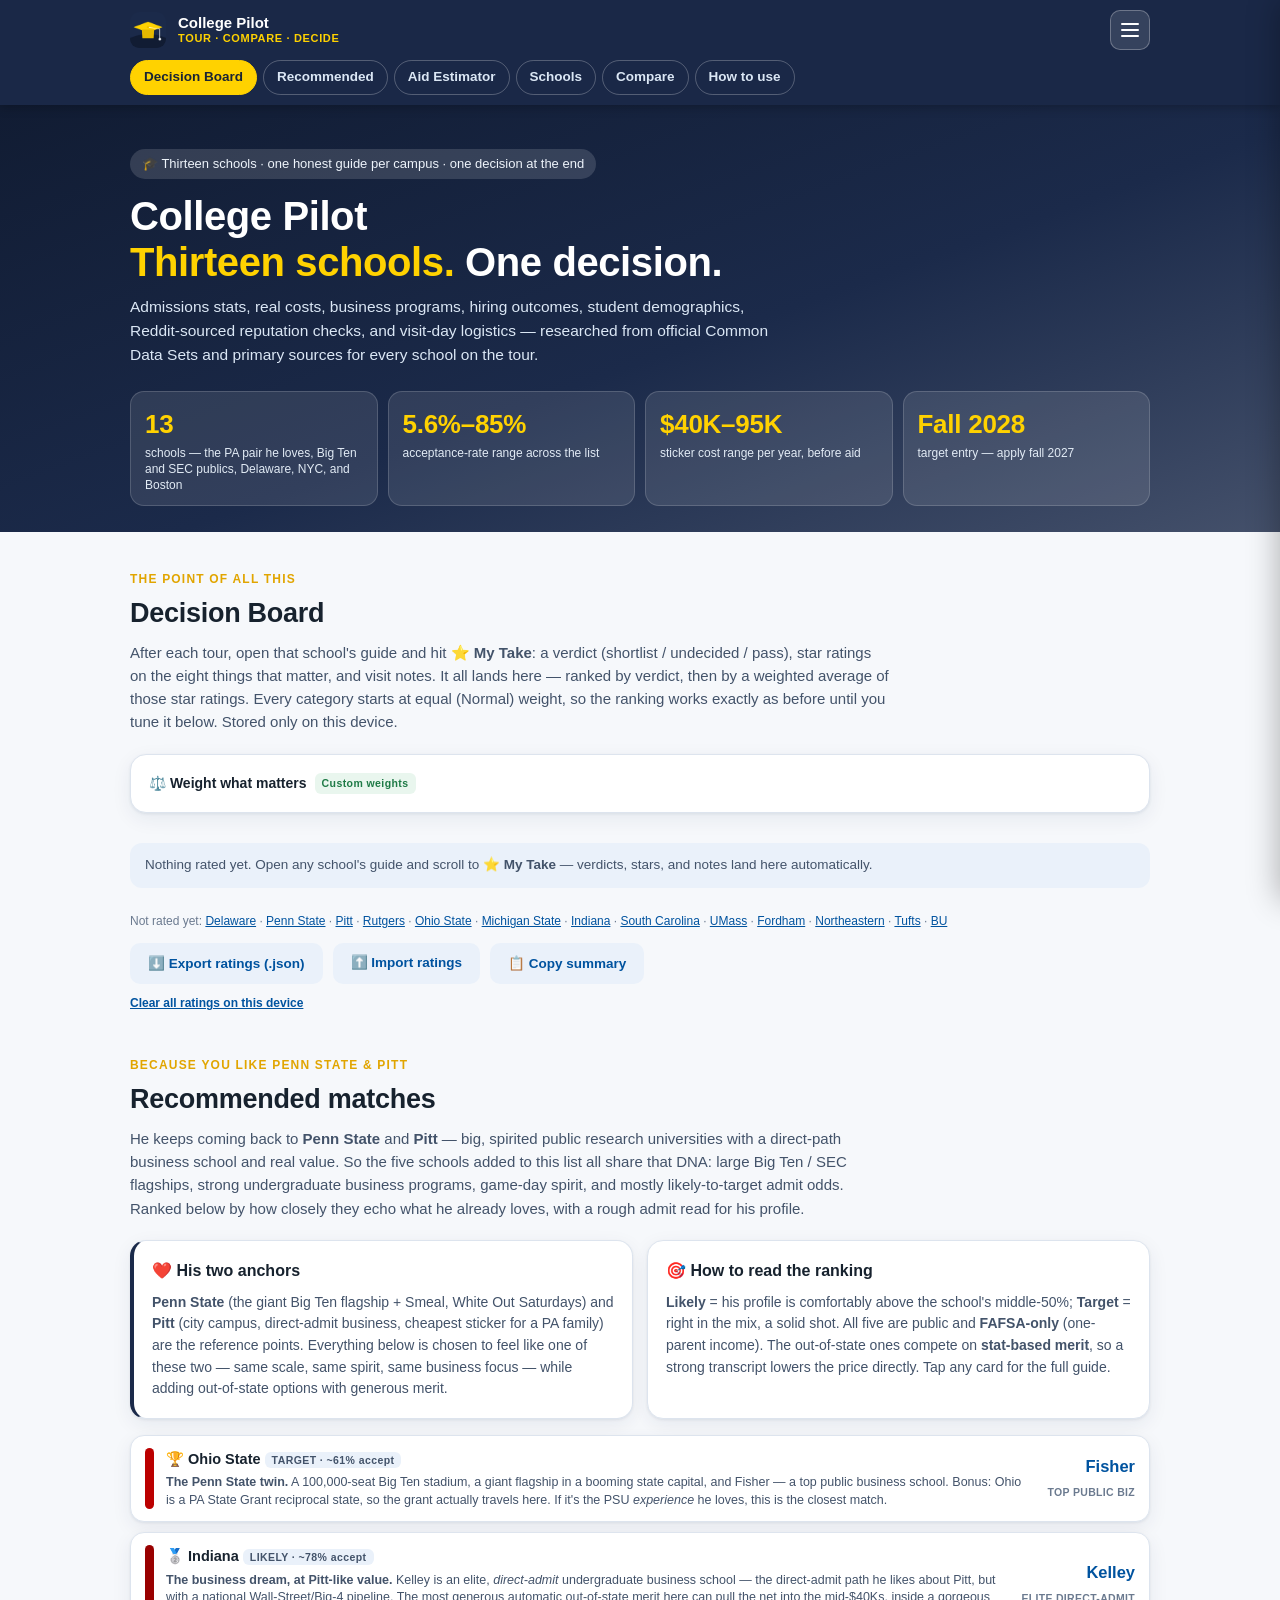
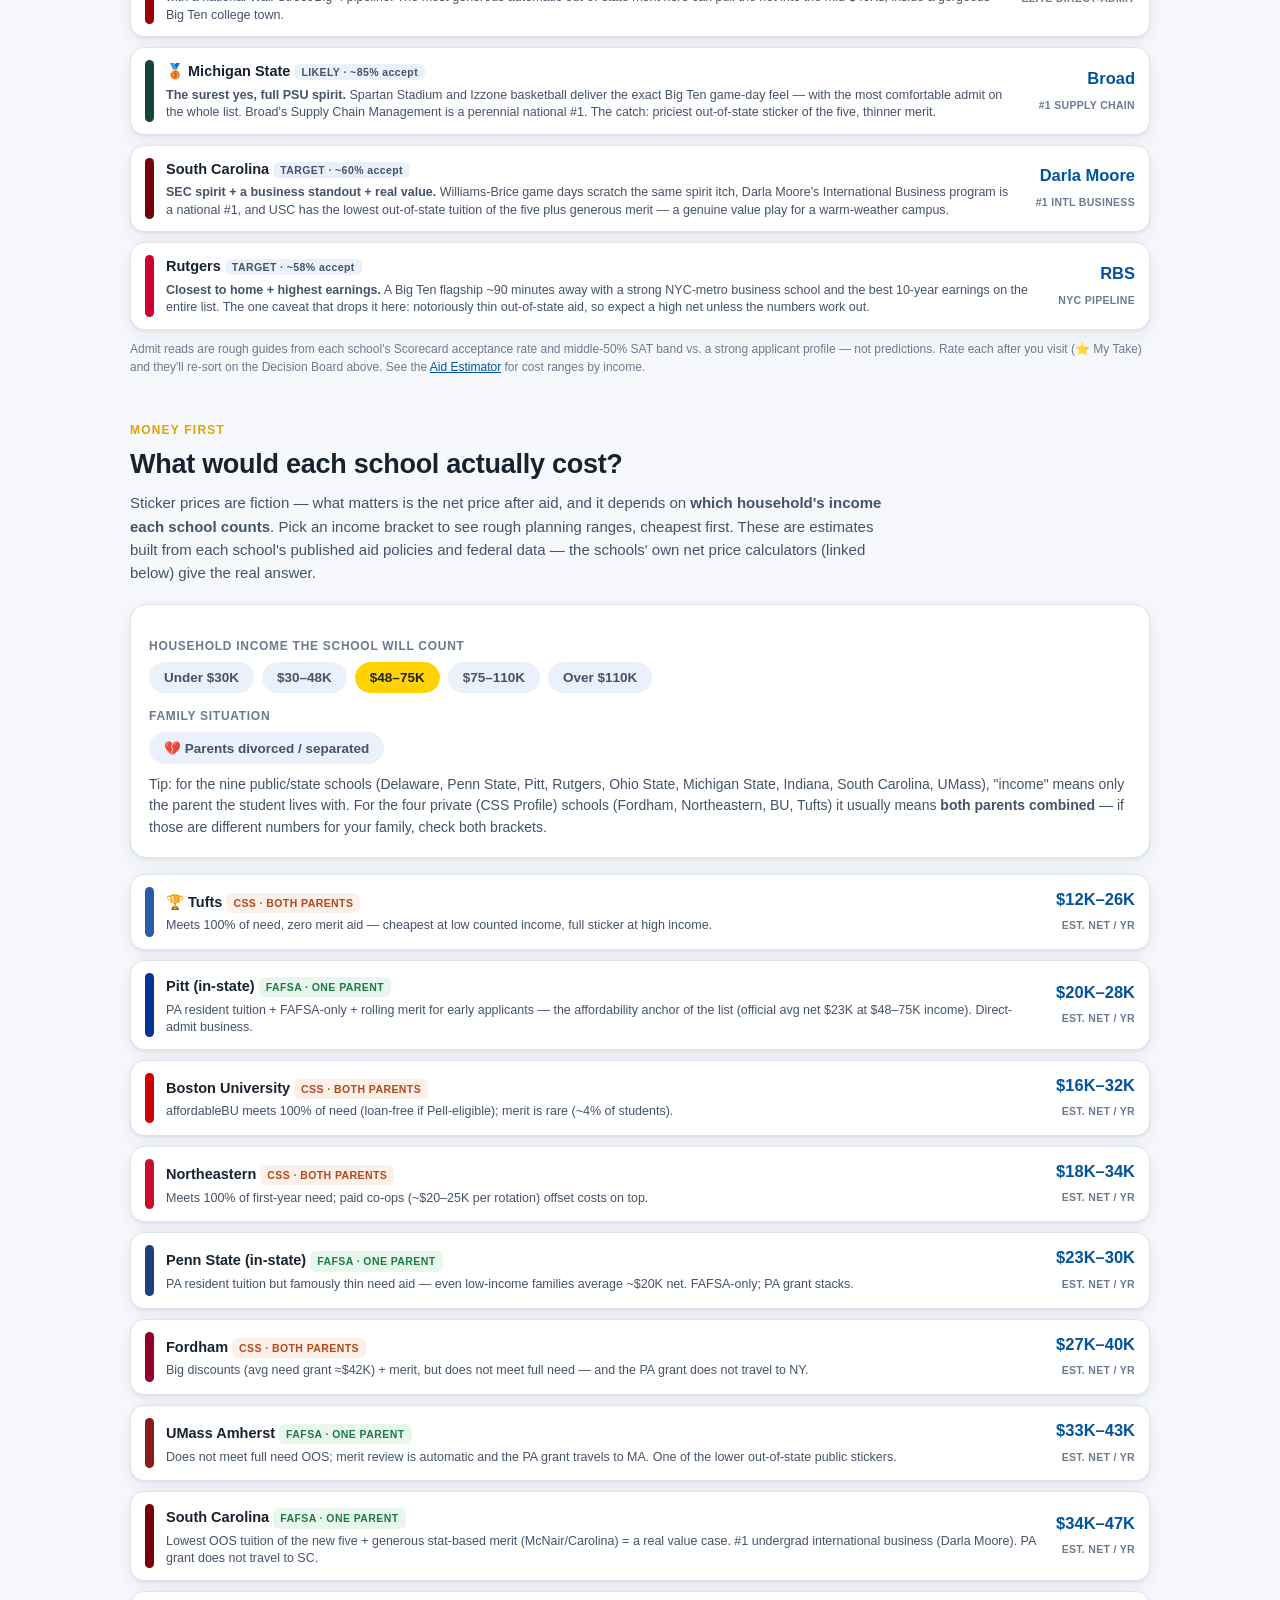
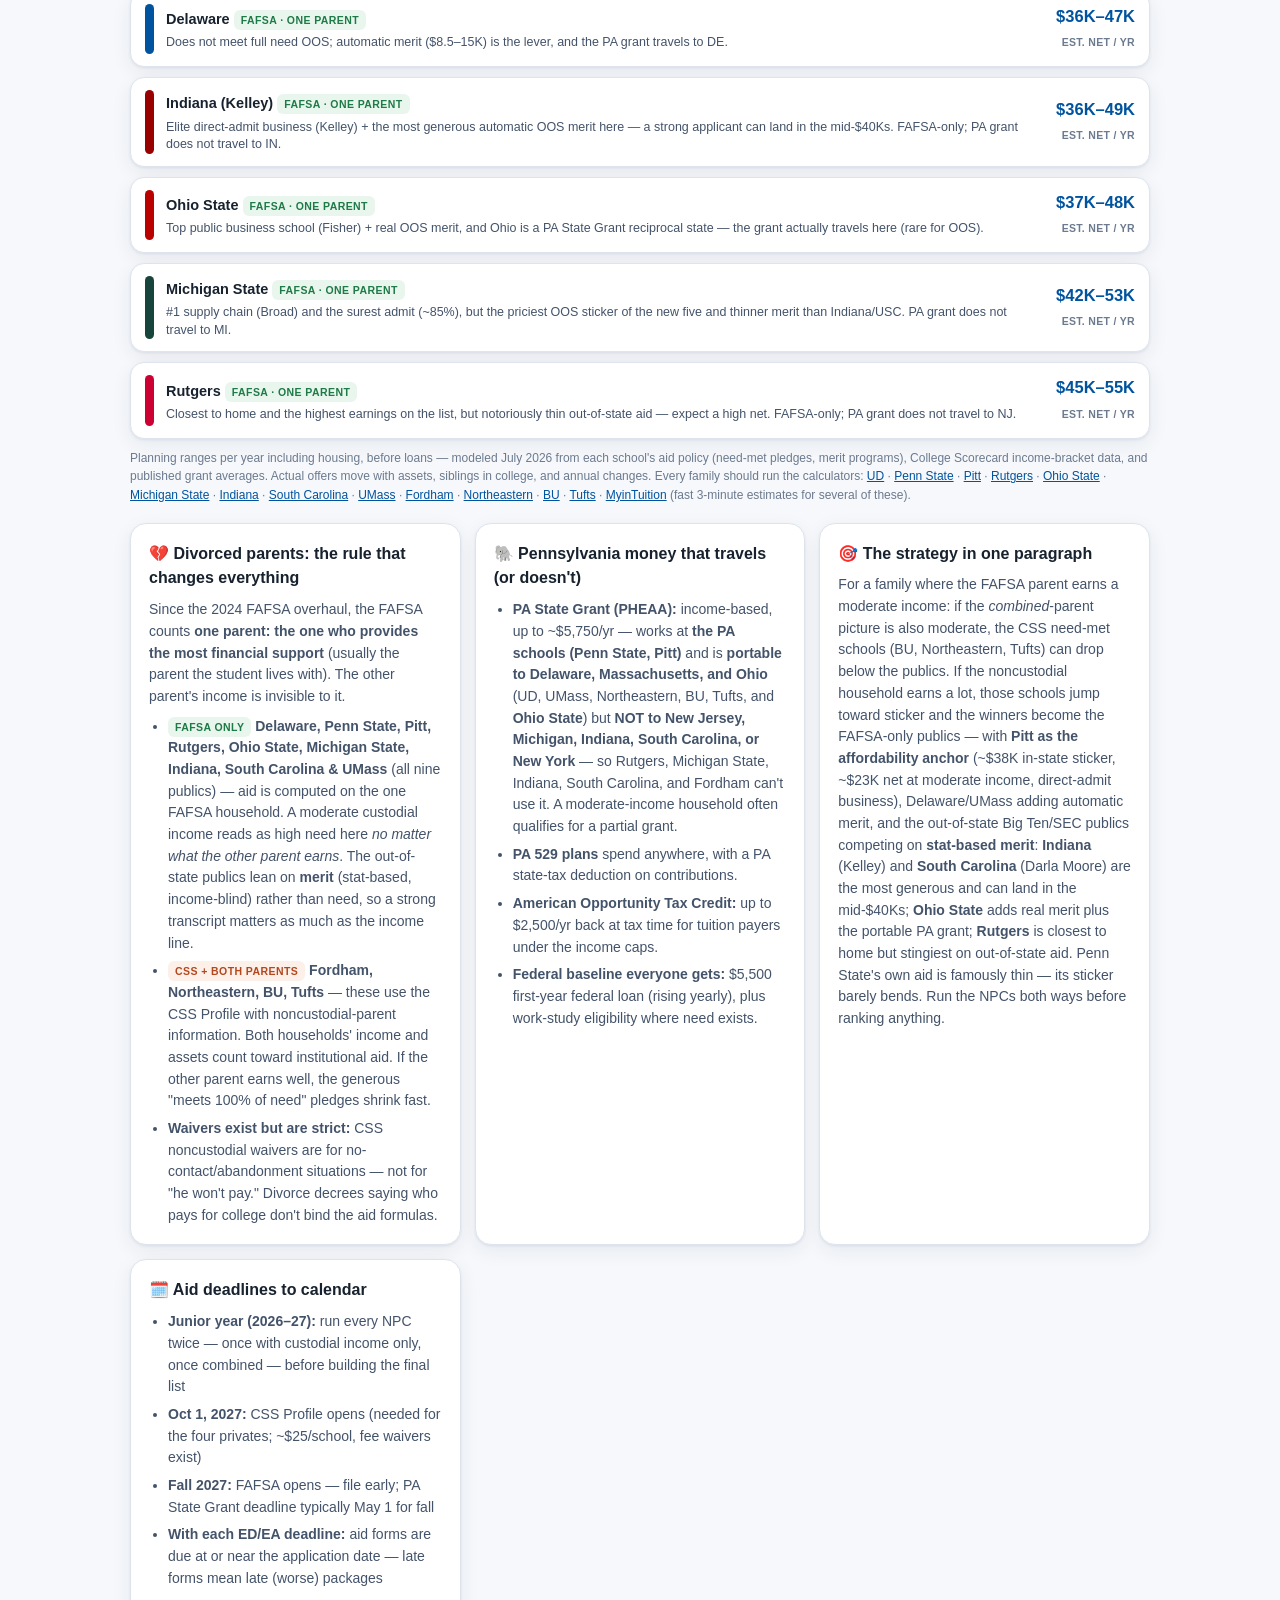
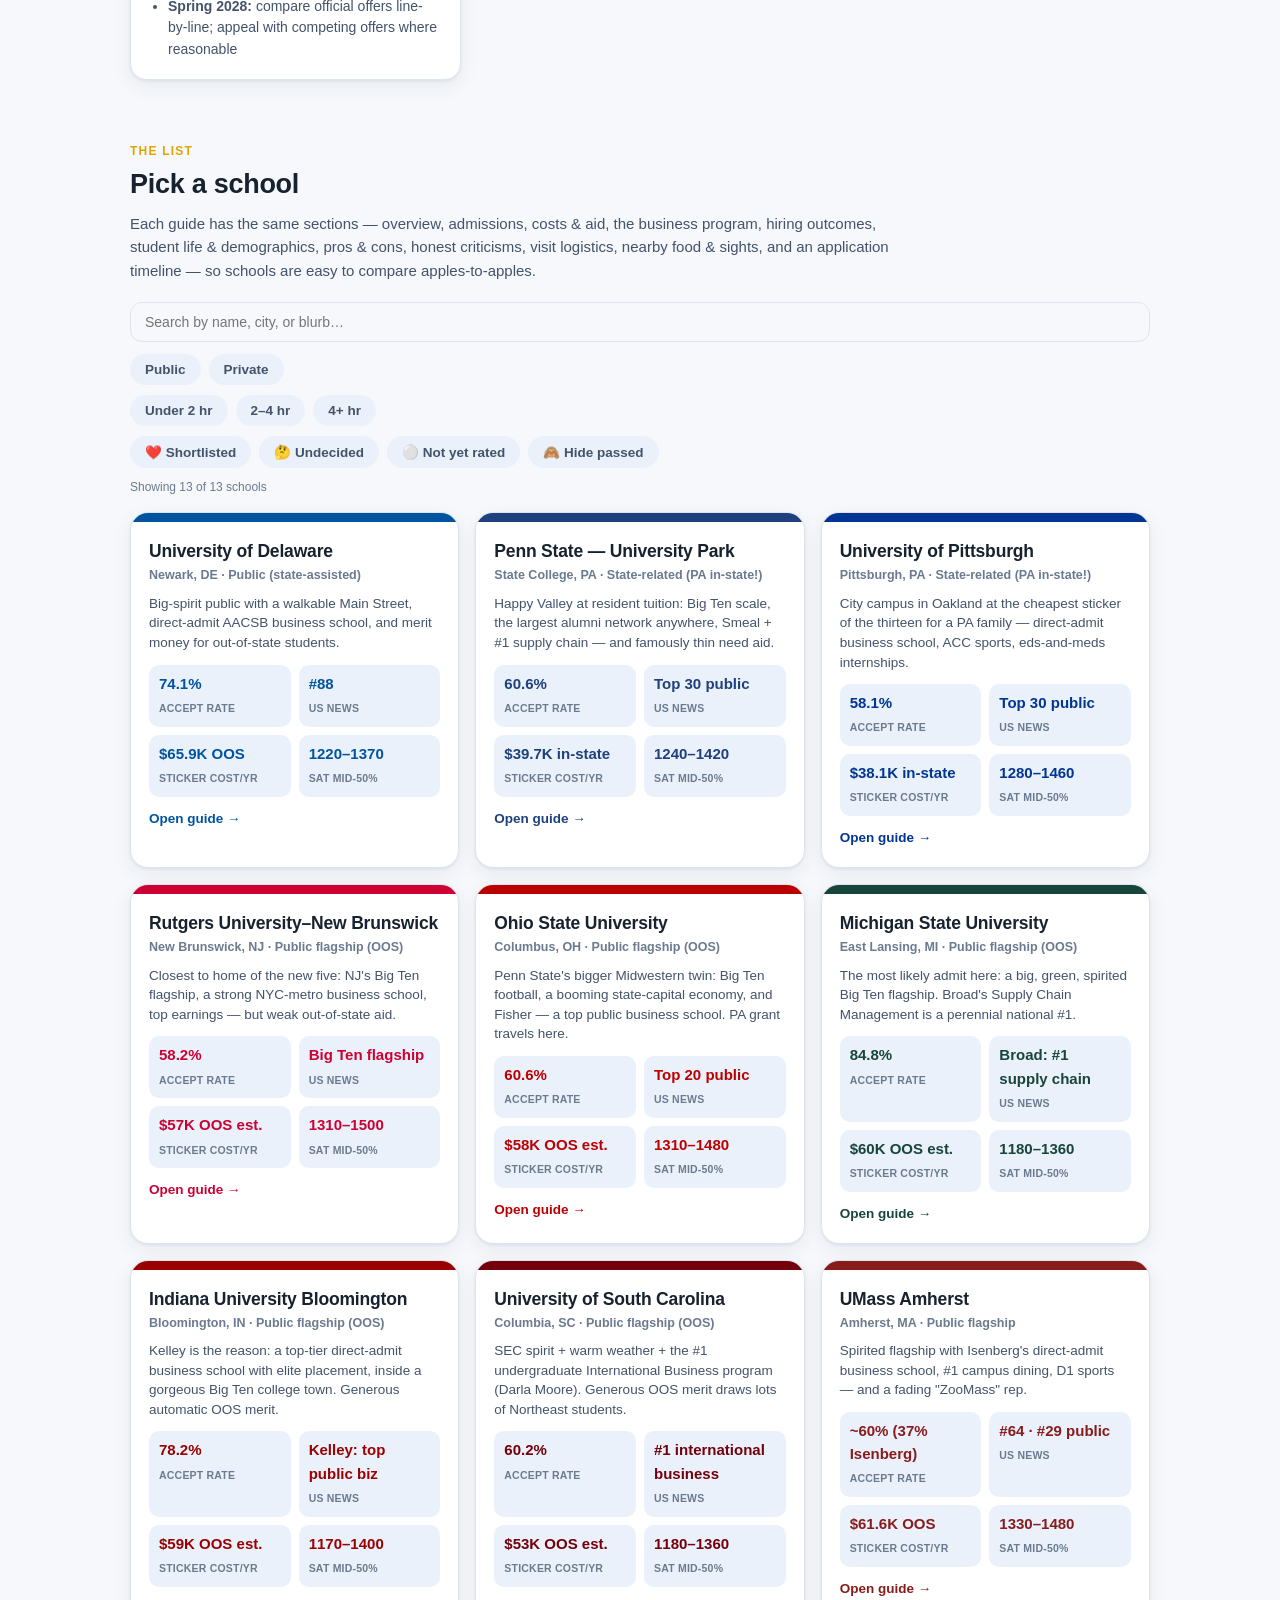
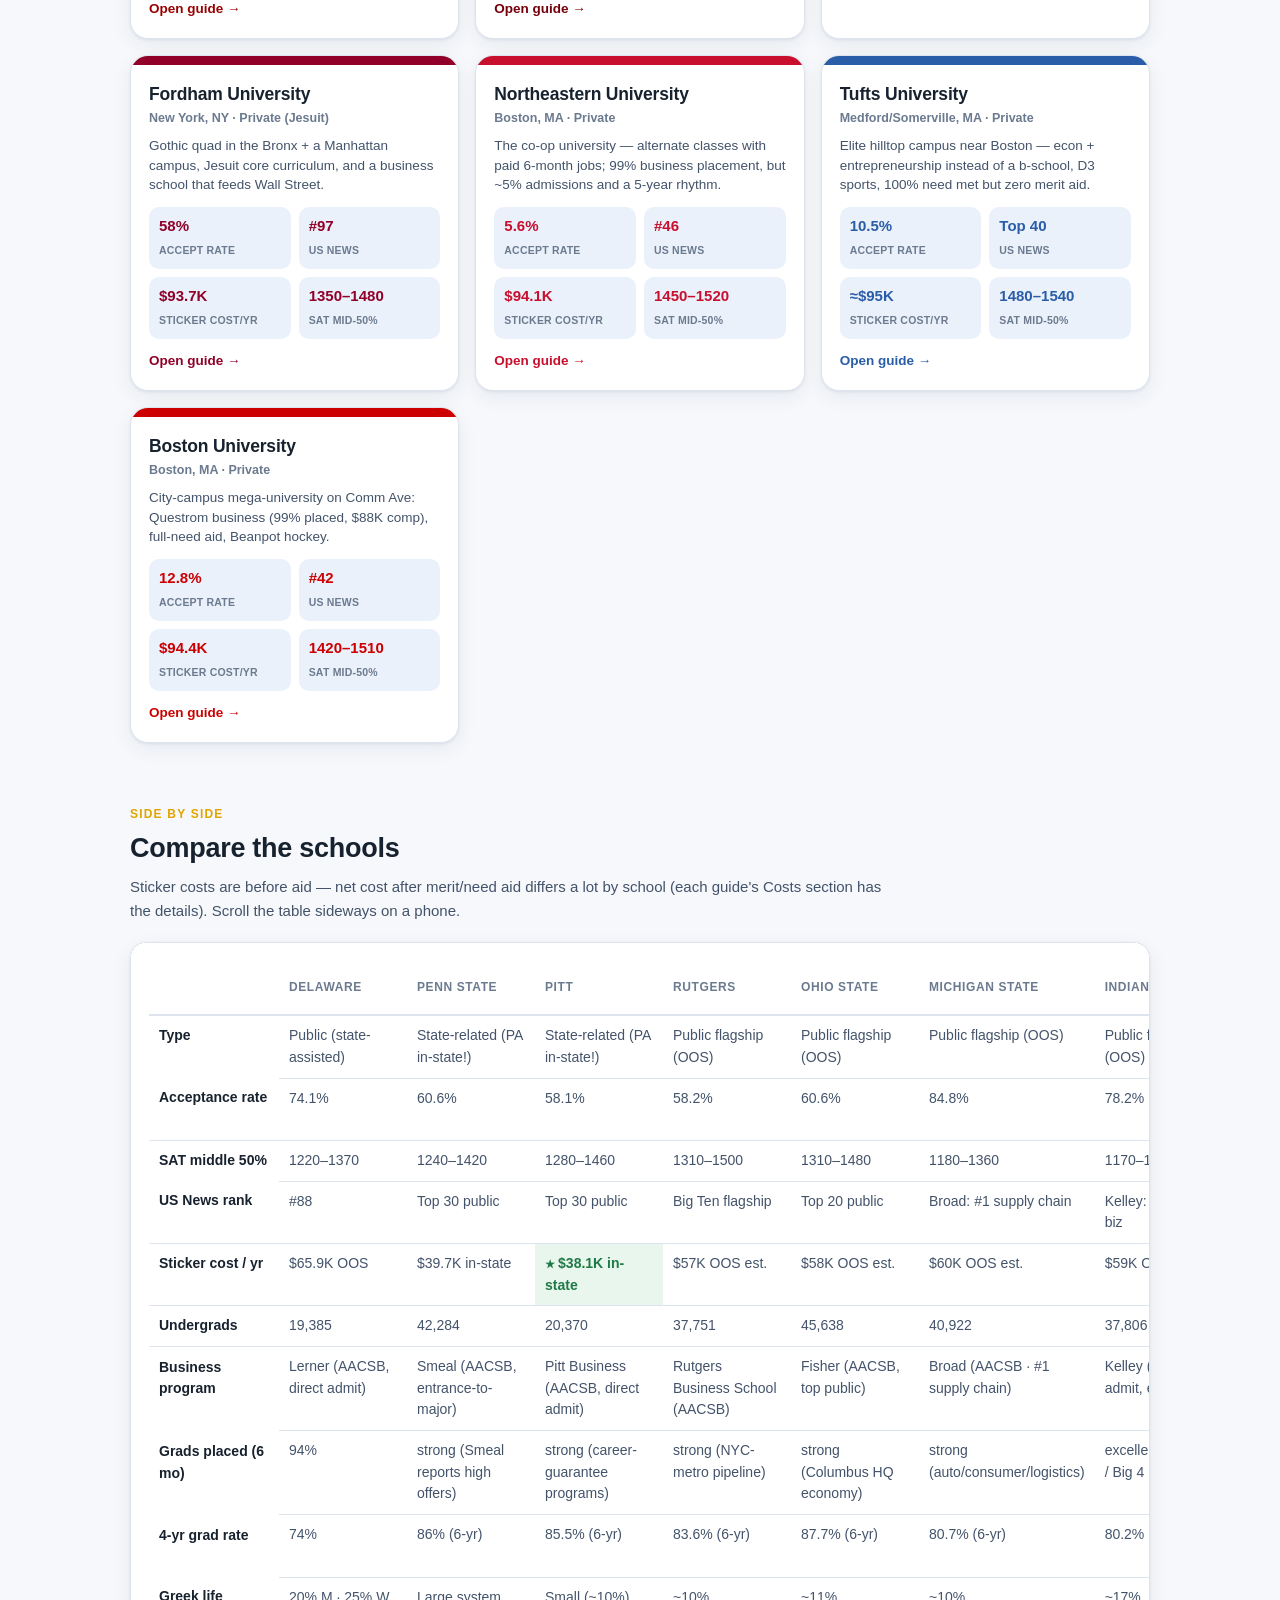
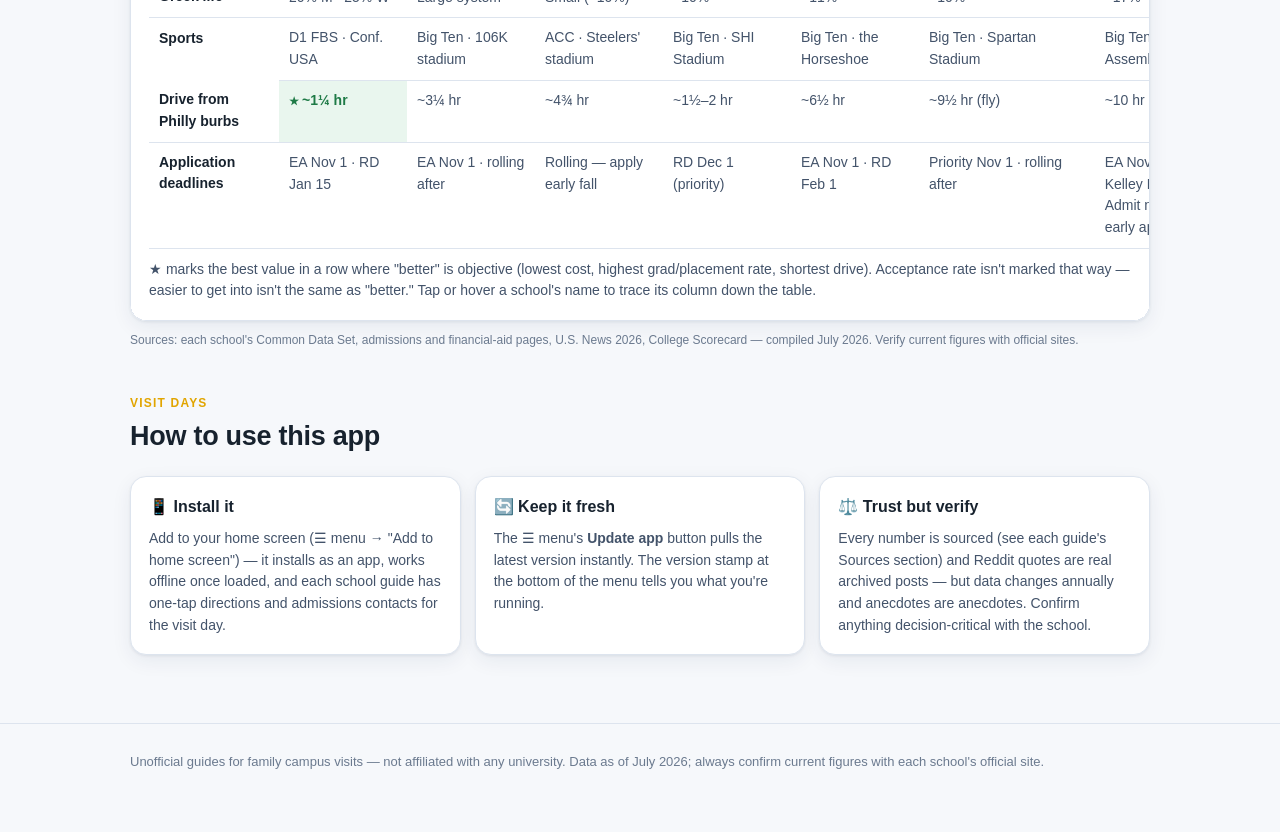
<file: index.html>
<!DOCTYPE html>
<html lang="en">
<head>
<meta charset="UTF-8">
<meta name="viewport" content="width=device-width, initial-scale=1.0, viewport-fit=cover">
<title>College Pilot — Tour, Compare, Decide</title>
<meta name="description" content="One guide for the whole college list: stats, costs, business programs, honest pros &amp; cons, and visit-day tips for every school on the tour.">
<meta name="theme-color" content="#1B2A4A">
<link rel="manifest" href="manifest.webmanifest">
<link rel="stylesheet" href="styles.css">
<link rel="icon" type="image/png" sizes="32x32" href="icons/favicon-32.png">
<link rel="apple-touch-icon" href="icons/apple-touch-icon.png">
<meta name="apple-mobile-web-app-capable" content="yes">
<meta name="mobile-web-app-capable" content="yes">
<meta name="apple-mobile-web-app-status-bar-style" content="black-translucent">
<meta name="apple-mobile-web-app-title" content="College Pilot">
<style>:root{--sc:#1B2A4A;--sc-dark:#111c33}</style>
</head>
<body>

<a href="#main-content" class="skip-link">Skip to content</a>

<header class="site">
  <div class="bar">
    <img src="icons/icon-192.png" alt="College Pilot icon">
    <div class="t">College Pilot<small>Tour · Compare · Decide</small></div>
    <button class="menuBtn" id="menuBtn" aria-label="Open menu" aria-expanded="false" aria-controls="drawer"><span></span><span></span><span></span></button>
  </div>
  <nav class="pills" aria-label="Sections">
    <ul>
      <li><a href="#board">Decision Board</a></li>
      <li><a href="#recs">Recommended</a></li>
      <li><a href="#aid">Aid Estimator</a></li>
      <li><a href="#schools">Schools</a></li>
      <li><a href="#compare">Compare</a></li>
      <li><a href="#howto">How to use</a></li>
    </ul>
  </nav>
</header>

<div class="hero">
  <div class="wrap">
    <span class="loc">🎓 Thirteen schools · one honest guide per campus · one decision at the end</span>
    <h1>College Pilot<br><span class="gold">Thirteen schools.</span> One decision.</h1>
    <p class="sub">Admissions stats, real costs, business programs, hiring outcomes, student demographics, Reddit-sourced reputation checks, and visit-day logistics — researched from official Common Data Sets and primary sources for every school on the tour.</p>
    <div class="heroStats">
      <div class="hs"><b>13</b><span>schools — the PA pair he loves, Big Ten and SEC publics, Delaware, NYC, and Boston</span></div>
      <div class="hs"><b>5.6%–85%</b><span>acceptance-rate range across the list</span></div>
      <div class="hs"><b>$40K–95K</b><span>sticker cost range per year, before aid</span></div>
      <div class="hs"><b>Fall 2028</b><span>target entry — apply fall 2027</span></div>
    </div>
  </div>
</div>

<main class="wrap" id="main-content">

<section id="board">
  <div class="kicker">The point of all this</div>
  <h2>Decision Board</h2>
  <p class="lead">After each tour, open that school's guide and hit <b>⭐ My Take</b>: a verdict (shortlist / undecided / pass), star ratings on the eight things that matter, and visit notes. It all lands here — ranked by verdict, then by a weighted average of those star ratings. Every category starts at equal (Normal) weight, so the ranking works exactly as before until you tune it below. Stored only on this device.</p>
  <details class="card" id="boardWeights">
    <summary>⚖️ Weight what matters <span id="boardWeightsBadge" class="badge f" hidden>Custom weights</span></summary>
    <p class="src">Turn a category up if it should count more toward the ranking (say, the business program), or down to <b>Ignore</b> it entirely (say, food &amp; dining). Ignored categories are left out of the average, not scored as zero.</p>
    <div id="boardWeightRows"></div>
    <p class="src"><button id="boardWeightsReset" class="linkBtn">Reset to equal weights</button></p>
  </details>
  <div class="aidRows" id="boardRows"></div>
  <p class="src" id="boardUnrated"></p>
  <div class="mapbtns" id="boardBackup">
    <button id="boardExport" class="btn alt">⬇️ Export ratings (.json)</button>
    <label for="boardImport" class="btn alt">⬆️ Import ratings</label>
    <input type="file" id="boardImport" accept="application/json,.json" hidden>
    <button id="boardCopy" class="btn alt">📋 Copy summary</button>
  </div>
  <p class="src" id="boardBackupMsg" role="status" aria-live="polite"></p>
  <p class="src"><button id="boardClear" class="linkBtn">Clear all ratings on this device</button></p>
</section>

<section id="recs">
  <div class="kicker">Because you like Penn State &amp; Pitt</div>
  <h2>Recommended matches</h2>
  <p class="lead">He keeps coming back to <b>Penn State</b> and <b>Pitt</b> — big, spirited public research universities with a direct-path business school and real value. So the five schools added to this list all share that DNA: large Big Ten / SEC flagships, strong undergraduate business programs, game-day spirit, and mostly likely-to-target admit odds. Ranked below by how closely they echo what he already loves, with a rough admit read for his profile.</p>

  <div class="cards g2" style="margin-bottom:16px">
    <div class="card" style="border-left:4px solid var(--sc)">
      <h3>❤️ His two anchors</h3>
      <p><b>Penn State</b> (the giant Big Ten flagship + Smeal, White Out Saturdays) and <b>Pitt</b> (city campus, direct-admit business, cheapest sticker for a PA family) are the reference points. Everything below is chosen to feel like one of these two — same scale, same spirit, same business focus — while adding out-of-state options with generous merit.</p>
    </div>
    <div class="card">
      <h3>🎯 How to read the ranking</h3>
      <p><b>Likely</b> = his profile is comfortably above the school's middle-50%; <b>Target</b> = right in the mix, a solid shot. All five are public and <b>FAFSA-only</b> (one-parent income). The out-of-state ones compete on <b>stat-based merit</b>, so a strong transcript lowers the price directly. Tap any card for the full guide.</p>
    </div>
  </div>

  <div class="aidRows">
    <a class="aidRow" href="school.html?s=ohiostate" style="text-decoration:none;color:inherit">
      <div class="dot" style="background:#BB0000"></div>
      <div class="nm">🏆 Ohio State <span style="font-size:10.5px;font-weight:800;letter-spacing:.04em;border-radius:6px;padding:2px 7px;background:var(--chip);color:var(--ink-2)">TARGET · ~61% accept</span>
        <small class="why"><b>The Penn State twin.</b> A 100,000-seat Big Ten stadium, a giant flagship in a booming state capital, and Fisher — a top public business school. Bonus: Ohio is a PA State Grant reciprocal state, so the grant actually travels here. If it's the PSU <em>experience</em> he loves, this is the closest match.</small>
      </div>
      <div class="amt"><b>Fisher</b><small>top public biz</small></div>
    </a>
    <a class="aidRow" href="school.html?s=indiana" style="text-decoration:none;color:inherit">
      <div class="dot" style="background:#990000"></div>
      <div class="nm">🥈 Indiana <span style="font-size:10.5px;font-weight:800;letter-spacing:.04em;border-radius:6px;padding:2px 7px;background:var(--chip);color:var(--ink-2)">LIKELY · ~78% accept</span>
        <small class="why"><b>The business dream, at Pitt-like value.</b> Kelley is an elite, <em>direct-admit</em> undergraduate business school — the direct-admit path he likes about Pitt, but with a national Wall-Street/Big-4 pipeline. The most generous automatic out-of-state merit here can pull the net into the mid-$40Ks, inside a gorgeous Big Ten college town.</small>
      </div>
      <div class="amt"><b>Kelley</b><small>elite direct-admit</small></div>
    </a>
    <a class="aidRow" href="school.html?s=michiganstate" style="text-decoration:none;color:inherit">
      <div class="dot" style="background:#18453B"></div>
      <div class="nm">🥉 Michigan State <span style="font-size:10.5px;font-weight:800;letter-spacing:.04em;border-radius:6px;padding:2px 7px;background:var(--chip);color:var(--ink-2)">LIKELY · ~85% accept</span>
        <small class="why"><b>The surest yes, full PSU spirit.</b> Spartan Stadium and Izzone basketball deliver the exact Big Ten game-day feel — with the most comfortable admit on the whole list. Broad's Supply Chain Management is a perennial national #1. The catch: priciest out-of-state sticker of the five, thinner merit.</small>
      </div>
      <div class="amt"><b>Broad</b><small>#1 supply chain</small></div>
    </a>
    <a class="aidRow" href="school.html?s=southcarolina" style="text-decoration:none;color:inherit">
      <div class="dot" style="background:#73000A"></div>
      <div class="nm">South Carolina <span style="font-size:10.5px;font-weight:800;letter-spacing:.04em;border-radius:6px;padding:2px 7px;background:var(--chip);color:var(--ink-2)">TARGET · ~60% accept</span>
        <small class="why"><b>SEC spirit + a business standout + real value.</b> Williams-Brice game days scratch the same spirit itch, Darla Moore's International Business program is a national #1, and USC has the lowest out-of-state tuition of the five plus generous merit — a genuine value play for a warm-weather campus.</small>
      </div>
      <div class="amt"><b>Darla Moore</b><small>#1 intl business</small></div>
    </a>
    <a class="aidRow" href="school.html?s=rutgers" style="text-decoration:none;color:inherit">
      <div class="dot" style="background:#CC0033"></div>
      <div class="nm">Rutgers <span style="font-size:10.5px;font-weight:800;letter-spacing:.04em;border-radius:6px;padding:2px 7px;background:var(--chip);color:var(--ink-2)">TARGET · ~58% accept</span>
        <small class="why"><b>Closest to home + highest earnings.</b> A Big Ten flagship ~90 minutes away with a strong NYC-metro business school and the best 10-year earnings on the entire list. The one caveat that drops it here: notoriously thin out-of-state aid, so expect a high net unless the numbers work out.</small>
      </div>
      <div class="amt"><b>RBS</b><small>NYC pipeline</small></div>
    </a>
  </div>
  <p class="src">Admit reads are rough guides from each school's Scorecard acceptance rate and middle-50% SAT band vs. a strong applicant profile — not predictions. Rate each after you visit (⭐ My Take) and they'll re-sort on the Decision Board above. See the <a href="#aid">Aid Estimator</a> for cost ranges by income.</p>
</section>

<section id="aid">
  <div class="kicker">Money first</div>
  <h2>What would each school actually cost?</h2>
  <p class="lead">Sticker prices are fiction — what matters is the net price after aid, and it depends on <b>which household's income each school counts</b>. Pick an income bracket to see rough planning ranges, cheapest first. These are estimates built from each school's published aid policies and federal data — the schools' own net price calculators (linked below) give the real answer.</p>

  <div class="card">
    <div class="aidLbl">Household income the school will count</div>
    <div class="aidChips" id="aidBrackets" role="group" aria-label="Income bracket"></div>
    <div class="aidLbl">Family situation</div>
    <div class="aidChips"><button id="aidDiv" aria-pressed="false">💔 Parents divorced / separated</button></div>
    <p class="src" id="aidHint">Tip: for the nine public/state schools (Delaware, Penn State, Pitt, Rutgers, Ohio State, Michigan State, Indiana, South Carolina, UMass), "income" means only the parent the student lives with. For the four private (CSS Profile) schools (Fordham, Northeastern, BU, Tufts) it usually means <b>both parents combined</b> — if those are different numbers for your family, check both brackets.</p>
  </div>

  <div class="aidRows" id="aidRows"></div>
  <p class="src">Planning ranges per year including housing, before loans — modeled July 2026 from each school's aid policy (need-met pledges, merit programs), College Scorecard income-bracket data, and published grant averages. Actual offers move with assets, siblings in college, and annual changes. Every family should run the calculators: <a href="https://www.udel.edu/apply/undergraduate-admissions/financing-your-degree/" rel="noopener">UD</a> · <a href="https://studentaid.psu.edu/" rel="noopener">Penn State</a> · <a href="https://oafa.pitt.edu/" rel="noopener">Pitt</a> · <a href="https://financialaid.rutgers.edu/" rel="noopener">Rutgers</a> · <a href="https://sfa.osu.edu/" rel="noopener">Ohio State</a> · <a href="https://finaid.msu.edu/" rel="noopener">Michigan State</a> · <a href="https://studentcentral.indiana.edu/" rel="noopener">Indiana</a> · <a href="https://sc.edu/about/offices_and_divisions/financial_aid/" rel="noopener">South Carolina</a> · <a href="https://www.umass.edu/financialaid/" rel="noopener">UMass</a> · <a href="https://www.fordham.edu/admissions-and-aid/costs-and-financing-options/" rel="noopener">Fordham</a> · <a href="https://studentfinance.northeastern.edu/" rel="noopener">Northeastern</a> · <a href="https://www.bu.edu/finaid/" rel="noopener">BU</a> · <a href="https://admissions.tufts.edu/tuition-and-aid/" rel="noopener">Tufts</a> · <a href="https://myintuition.org/" rel="noopener">MyinTuition</a> (fast 3-minute estimates for several of these).</p>

  <div class="cards g2" style="margin-top:18px">
    <div class="card">
      <h3>💔 Divorced parents: the rule that changes everything</h3>
      <p>Since the 2024 FAFSA overhaul, the FAFSA counts <b>one parent: the one who provides the most financial support</b> (usually the parent the student lives with). The other parent's income is invisible to it.</p>
      <ul style="margin-top:8px">
        <li><span class="badge f">FAFSA ONLY</span> <b>Delaware, Penn State, Pitt, Rutgers, Ohio State, Michigan State, Indiana, South Carolina &amp; UMass</b> (all nine publics) — aid is computed on the one FAFSA household. A moderate custodial income reads as high need here <em>no matter what the other parent earns</em>. The out-of-state publics lean on <b>merit</b> (stat-based, income-blind) rather than need, so a strong transcript matters as much as the income line.</li>
        <li><span class="badge c">CSS + BOTH PARENTS</span> <b>Fordham, Northeastern, BU, Tufts</b> — these use the CSS Profile with noncustodial-parent information. Both households' income and assets count toward institutional aid. If the other parent earns well, the generous "meets 100% of need" pledges shrink fast.</li>
        <li><b>Waivers exist but are strict:</b> CSS noncustodial waivers are for no-contact/abandonment situations — not for "he won't pay." Divorce decrees saying who pays for college don't bind the aid formulas.</li>
      </ul>
    </div>
    <div class="card">
      <h3>🐘 Pennsylvania money that travels (or doesn't)</h3>
      <ul>
        <li><b>PA State Grant (PHEAA):</b> income-based, up to ~$5,750/yr — works at <b>the PA schools (Penn State, Pitt)</b> and is <b>portable to Delaware, Massachusetts, and Ohio</b> (UD, UMass, Northeastern, BU, Tufts, and <b>Ohio State</b>) but <b>NOT to New Jersey, Michigan, Indiana, South Carolina, or New York</b> — so Rutgers, Michigan State, Indiana, South Carolina, and Fordham can't use it. A moderate-income household often qualifies for a partial grant.</li>
        <li><b>PA 529 plans</b> spend anywhere, with a PA state-tax deduction on contributions.</li>
        <li><b>American Opportunity Tax Credit:</b> up to $2,500/yr back at tax time for tuition payers under the income caps.</li>
        <li><b>Federal baseline everyone gets:</b> $5,500 first-year federal loan (rising yearly), plus work-study eligibility where need exists.</li>
      </ul>
    </div>
    <div class="card">
      <h3>🎯 The strategy in one paragraph</h3>
      <p>For a family where the FAFSA parent earns a moderate income: if the <em>combined</em>-parent picture is also moderate, the CSS need-met schools (BU, Northeastern, Tufts) can drop below the publics. If the noncustodial household earns a lot, those schools jump toward sticker and the winners become the FAFSA-only publics — with <b>Pitt as the affordability anchor</b> (~$38K in-state sticker, ~$23K net at moderate income, direct-admit business), Delaware/UMass adding automatic merit, and the out-of-state Big Ten/SEC publics competing on <b>stat-based merit</b>: <b>Indiana</b> (Kelley) and <b>South Carolina</b> (Darla Moore) are the most generous and can land in the mid-$40Ks; <b>Ohio State</b> adds real merit plus the portable PA grant; <b>Rutgers</b> is closest to home but stingiest on out-of-state aid. Penn State's own aid is famously thin — its sticker barely bends. Run the NPCs both ways before ranking anything.</p>
    </div>
    <div class="card">
      <h3>🗓️ Aid deadlines to calendar</h3>
      <ul>
        <li><b>Junior year (2026–27):</b> run every NPC twice — once with custodial income only, once combined — before building the final list</li>
        <li><b>Oct 1, 2027:</b> CSS Profile opens (needed for the four privates; ~$25/school, fee waivers exist)</li>
        <li><b>Fall 2027:</b> FAFSA opens — file early; PA State Grant deadline typically May 1 for fall</li>
        <li><b>With each ED/EA deadline:</b> aid forms are due at or near the application date — late forms mean late (worse) packages</li>
        <li><b>Spring 2028:</b> compare official offers line-by-line; appeal with competing offers where reasonable</li>
      </ul>
    </div>
  </div>
</section>

<section id="schools">
  <div class="kicker">The list</div>
  <h2>Pick a school</h2>
  <p class="lead">Each guide has the same sections — overview, admissions, costs &amp; aid, the business program, hiring outcomes, student life &amp; demographics, pros &amp; cons, honest criticisms, visit logistics, nearby food &amp; sights, and an application timeline — so schools are easy to compare apples-to-apples.</p>

  <div class="schoolFilters" id="schoolFilters">
    <div class="filterSearch">
      <label for="schoolSearch" class="vh">Search schools by name, city, or blurb</label>
      <input type="search" id="schoolSearch" placeholder="Search by name, city, or blurb…" autocomplete="off">
      <button type="button" id="schoolSearchClear" aria-label="Clear search" hidden>✕</button>
    </div>
    <div class="aidChips" id="filterType" role="group" aria-label="Filter by school type"></div>
    <div class="aidChips" id="filterDrive" role="group" aria-label="Filter by drive time"></div>
    <div class="aidChips" id="filterVerdict" role="group" aria-label="Filter by your verdict"></div>
    <p class="src" id="schoolFilterCount"></p>
  </div>

  <div class="schoolGrid" id="schoolGrid"></div>
  <div class="note" id="schoolGridEmpty" hidden>No schools match your filters. <button type="button" class="linkBtn" id="schoolFilterReset">Clear filters</button></div>
</section>

<section id="compare">
  <div class="kicker">Side by side</div>
  <h2>Compare the schools</h2>
  <p class="lead">Sticker costs are before aid — net cost after merit/need aid differs a lot by school (each guide's Costs section has the details). Scroll the table sideways on a phone.</p>
  <div class="card tscroll" id="cmpWrap"></div>
  <p class="src">Sources: each school's Common Data Set, admissions and financial-aid pages, U.S. News 2026, College Scorecard — compiled July 2026. Verify current figures with official sites.</p>
</section>

<section id="howto">
  <div class="kicker">Visit days</div>
  <h2>How to use this app</h2>
  <div class="cards g3">
    <div class="card"><h3>📱 Install it</h3><p>Add to your home screen (☰ menu → "Add to home screen") — it installs as an app, works offline once loaded, and each school guide has one-tap directions and admissions contacts for the visit day.</p></div>
    <div class="card"><h3>🔄 Keep it fresh</h3><p>The ☰ menu's <b>Update app</b> button pulls the latest version instantly. The version stamp at the bottom of the menu tells you what you're running.</p></div>
    <div class="card"><h3>⚖️ Trust but verify</h3><p>Every number is sourced (see each guide's Sources section) and Reddit quotes are real archived posts — but data changes annually and anecdotes are anecdotes. Confirm anything decision-critical with the school.</p></div>
  </div>
</section>

</main>

<footer>
  <div class="wrap">
    <p>Unofficial guides for family campus visits — not affiliated with any university. Data as of July 2026; always confirm current figures with each school's official site.</p>
  </div>
</footer>

<div class="tip" id="tip" role="tooltip"></div>

<script src="data/delaware.js"></script>
<script src="data/northeastern.js"></script>
<script src="data/fordham.js"></script>
<script src="data/pennstate.js"></script>
<script src="data/pitt.js"></script>
<script src="data/rutgers.js"></script>
<script src="data/ohiostate.js"></script>
<script src="data/michiganstate.js"></script>
<script src="data/indiana.js"></script>
<script src="data/southcarolina.js"></script>
<script src="data/umass.js"></script>
<script src="data/tufts.js"></script>
<script src="data/bu.js"></script>
<script src="app.js"></script>
<script src="aid.js"></script>
</body>
</html>
</file>
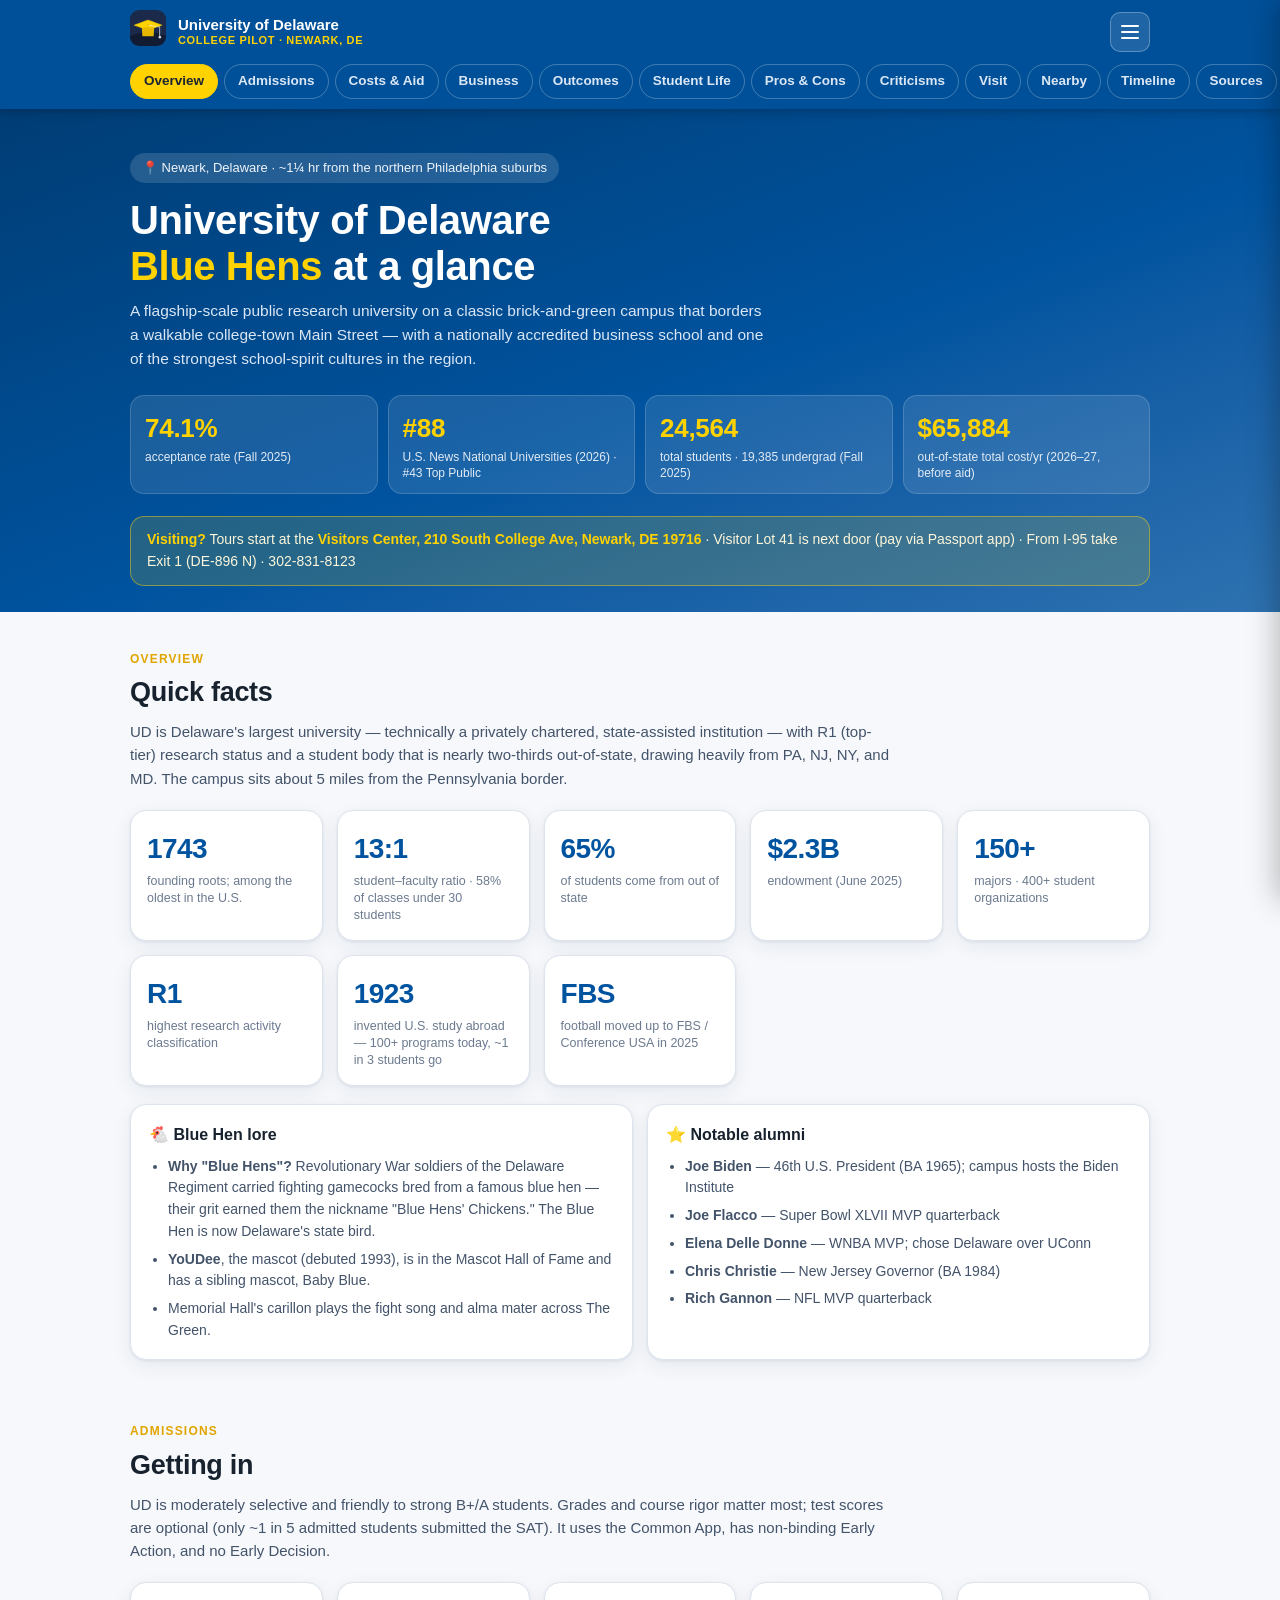
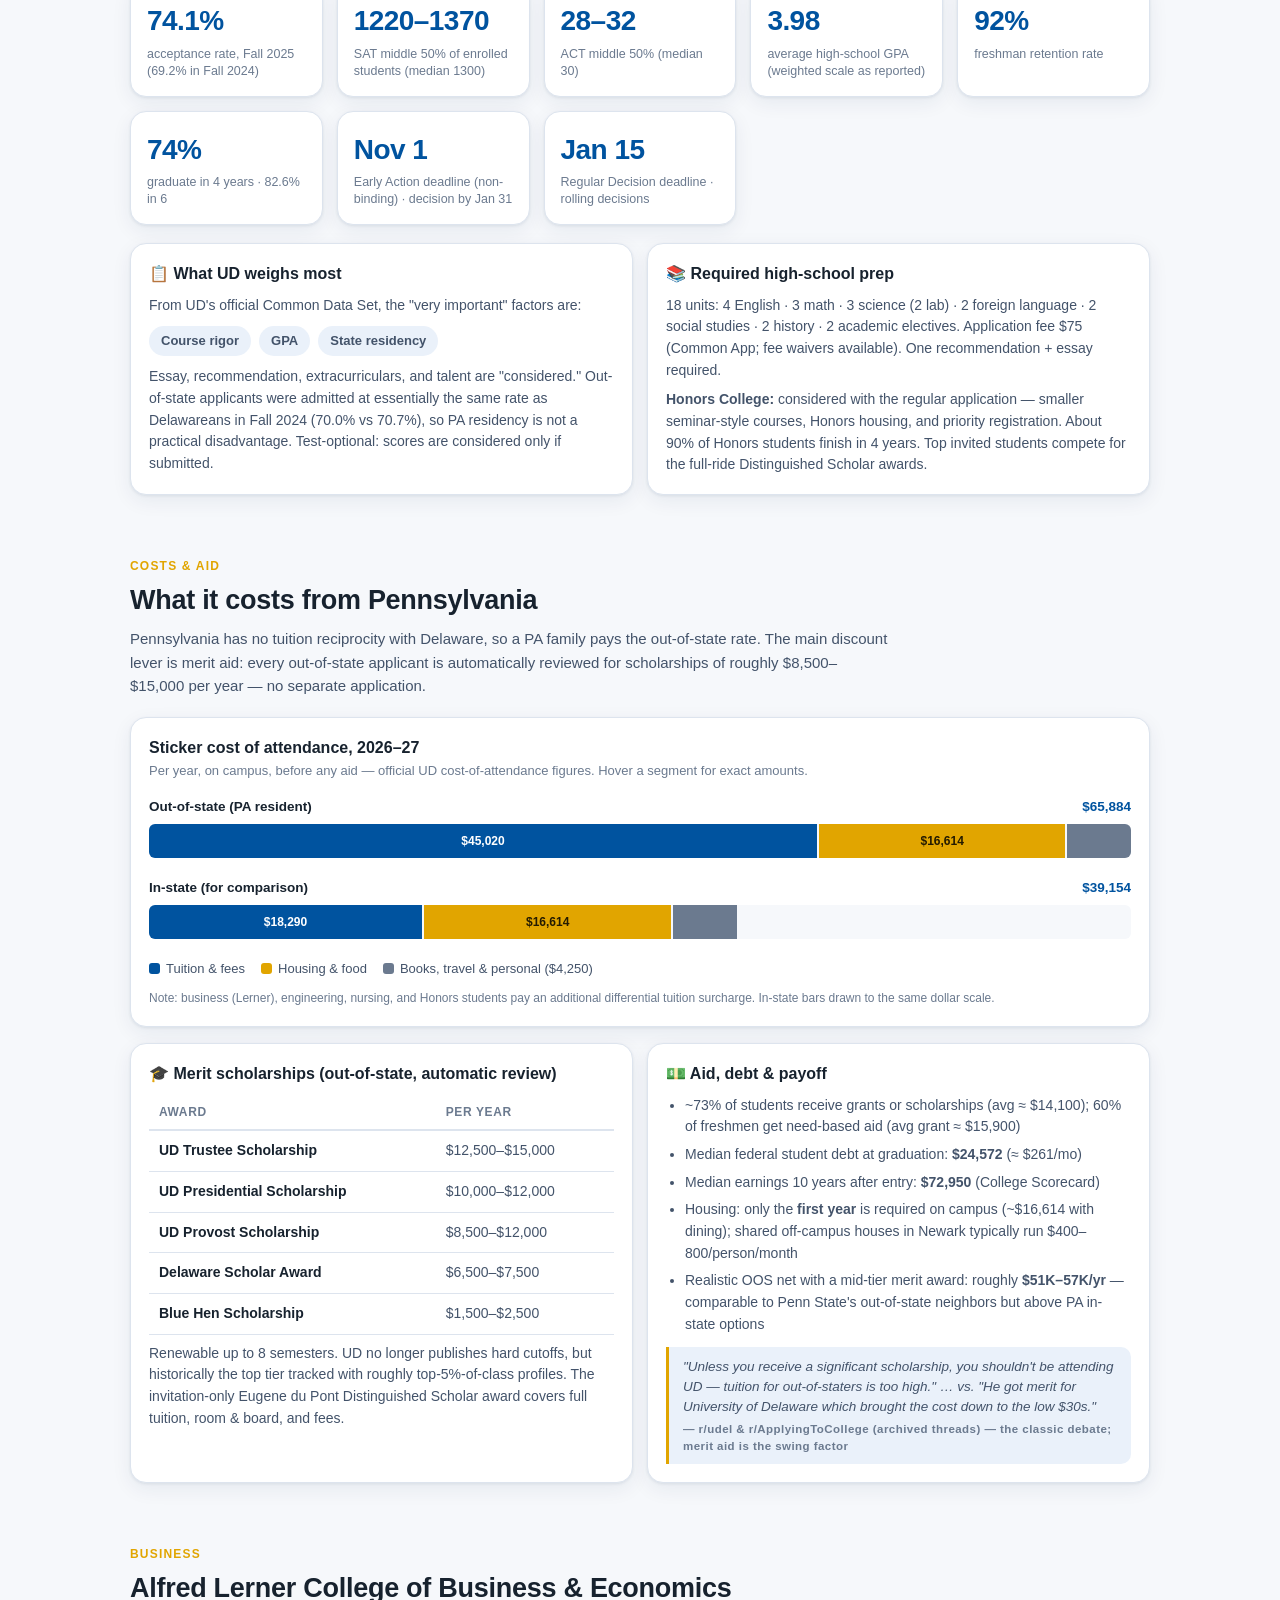
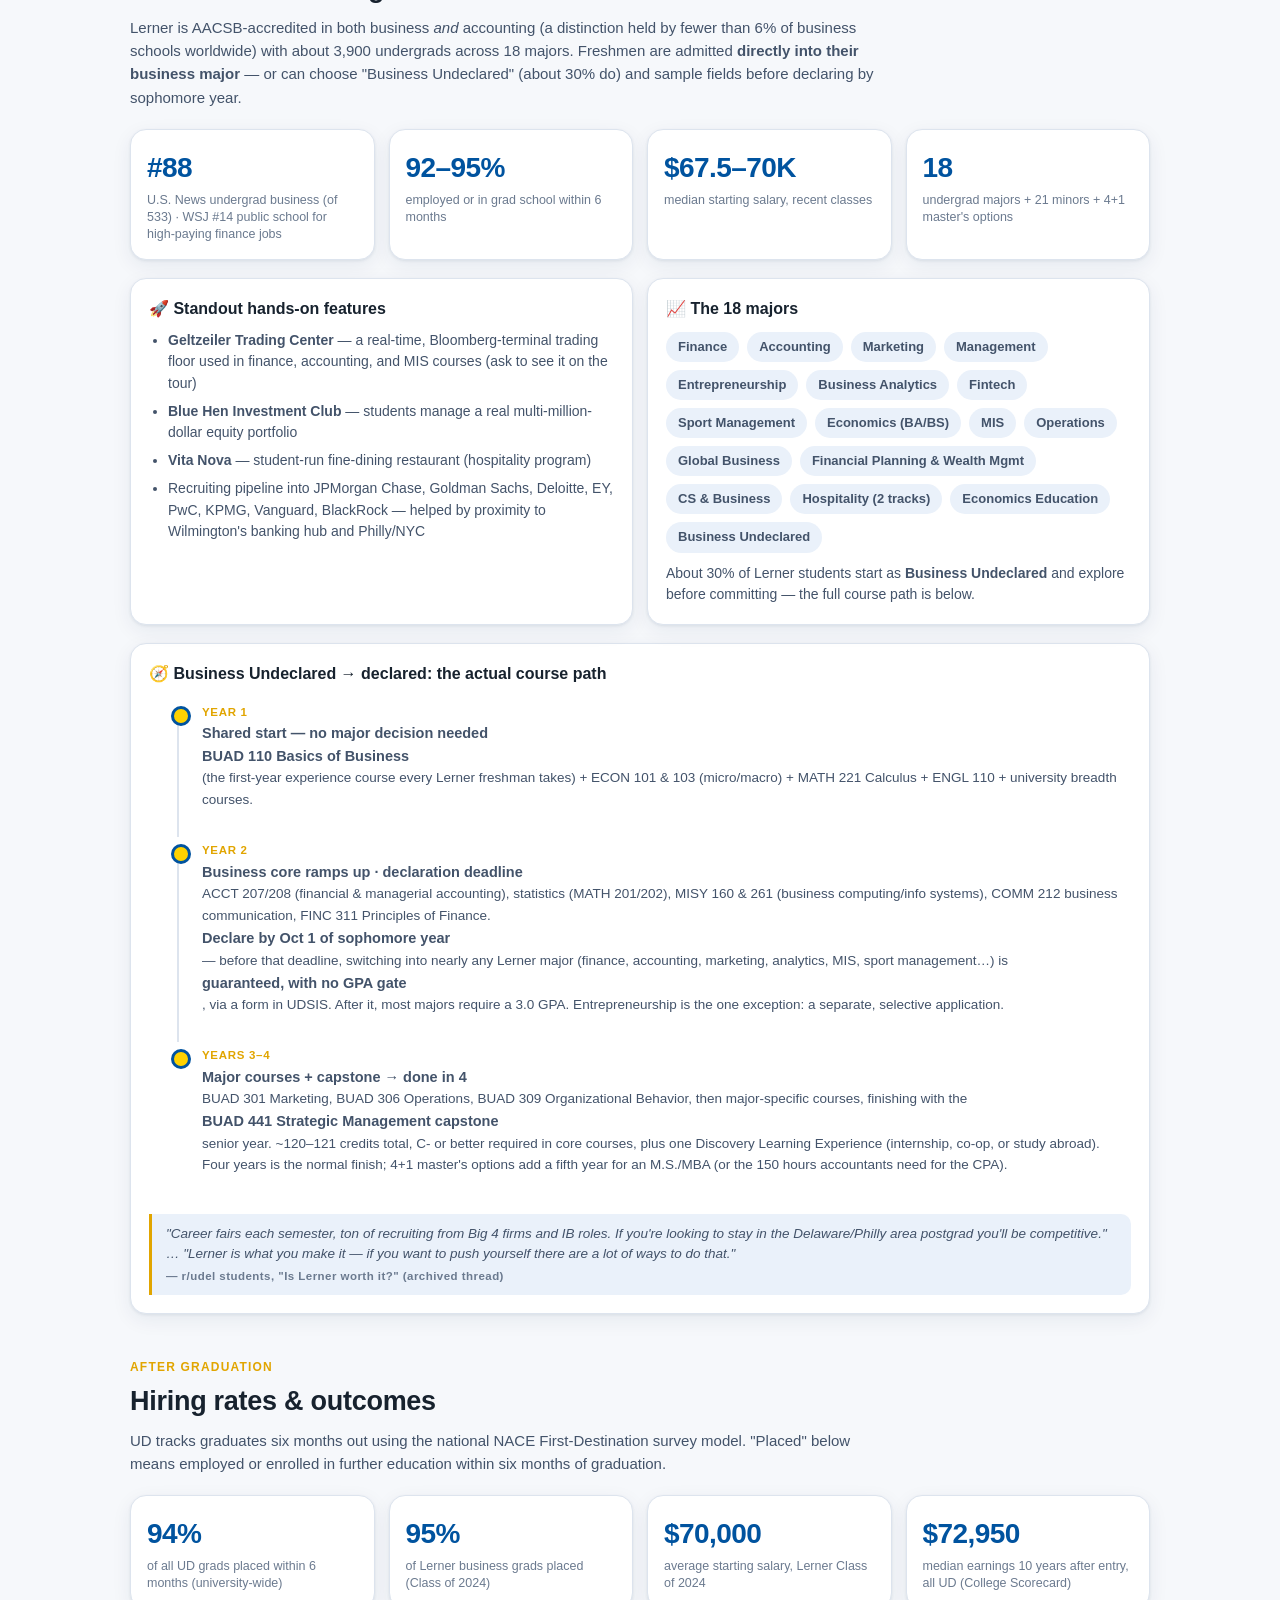
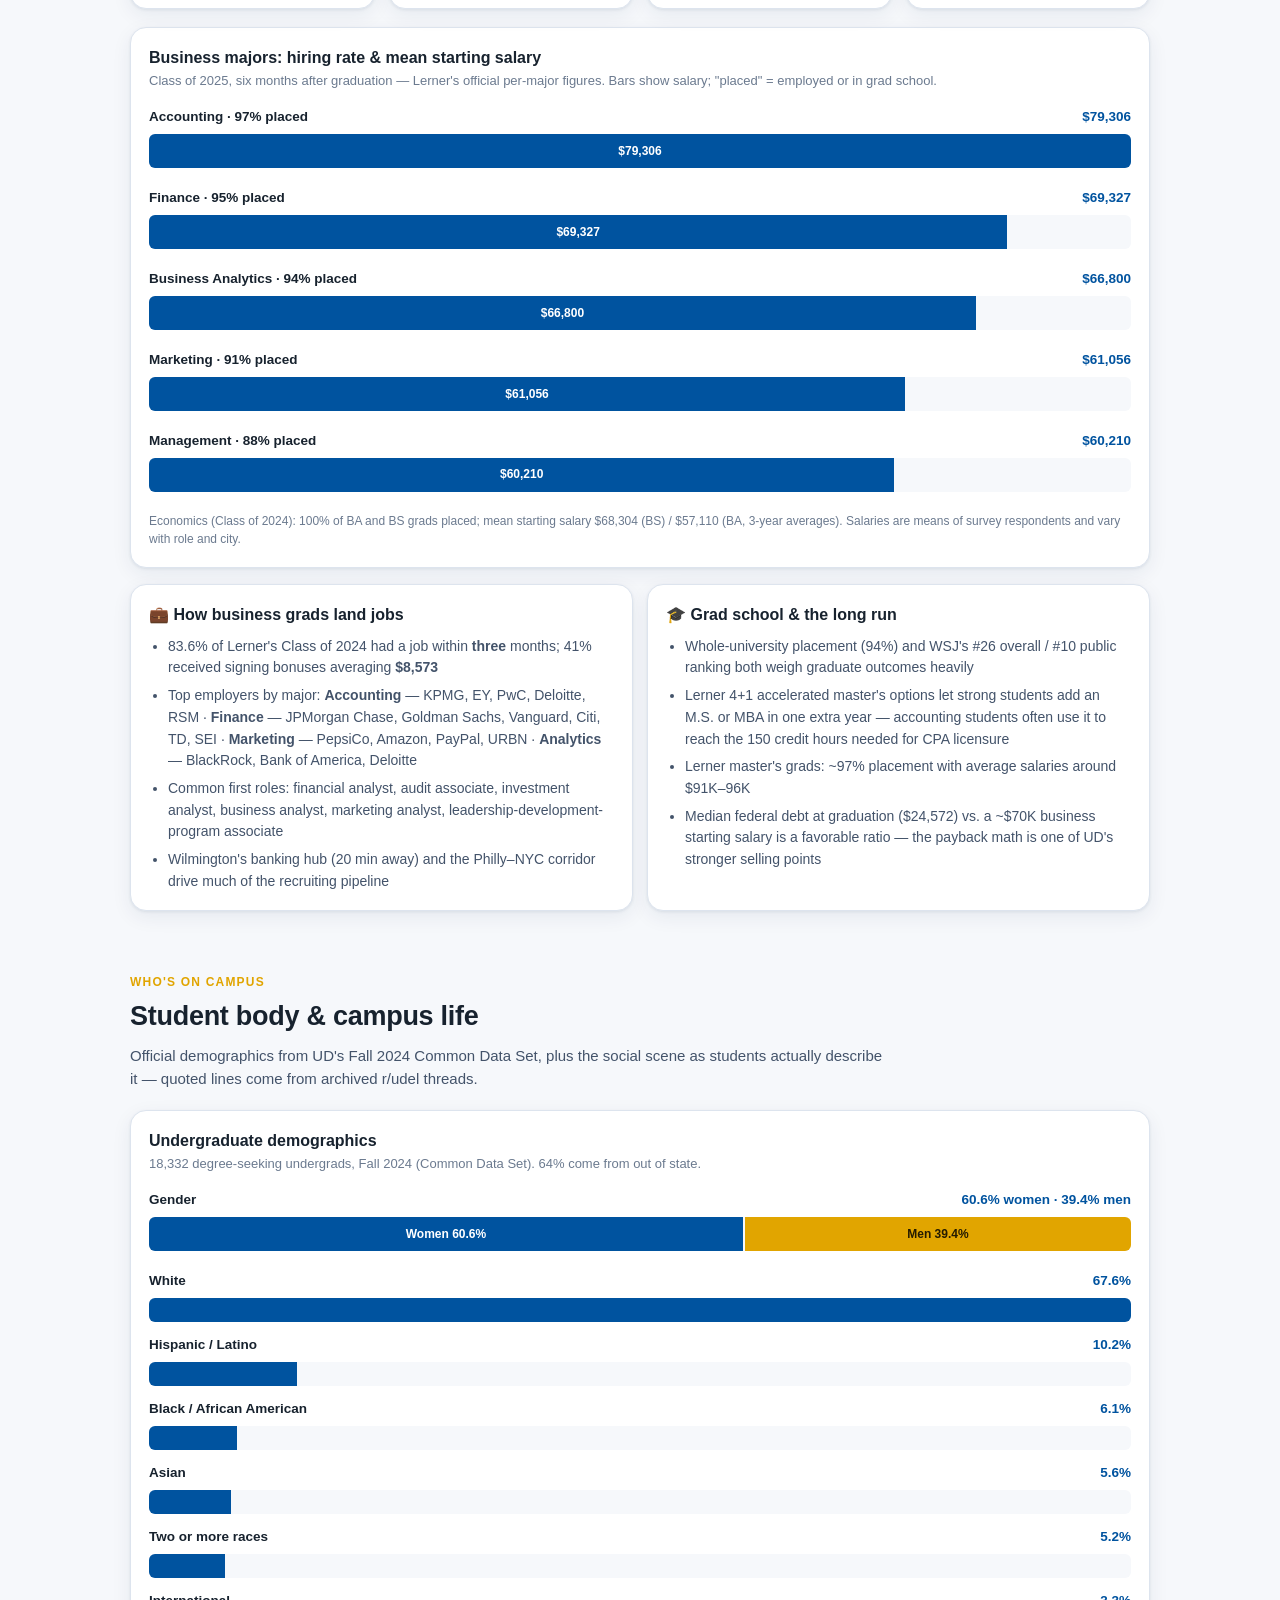
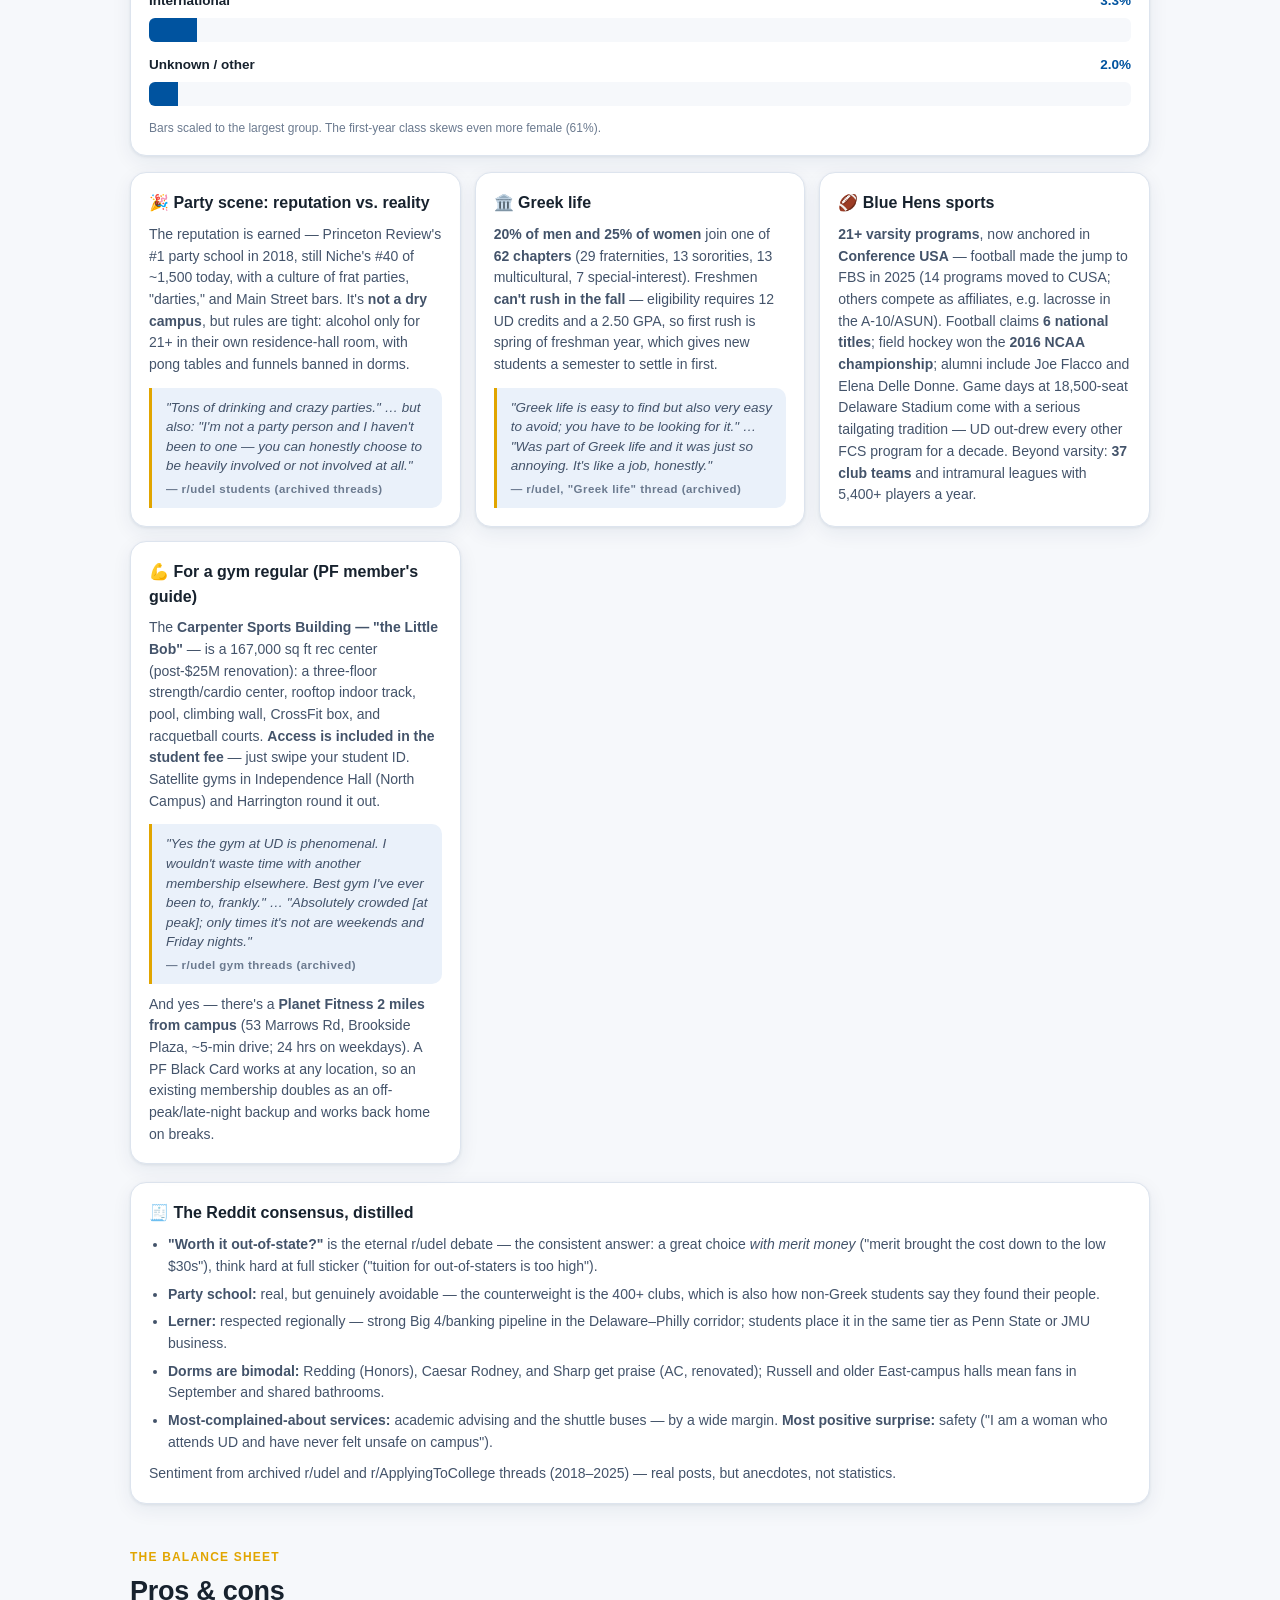
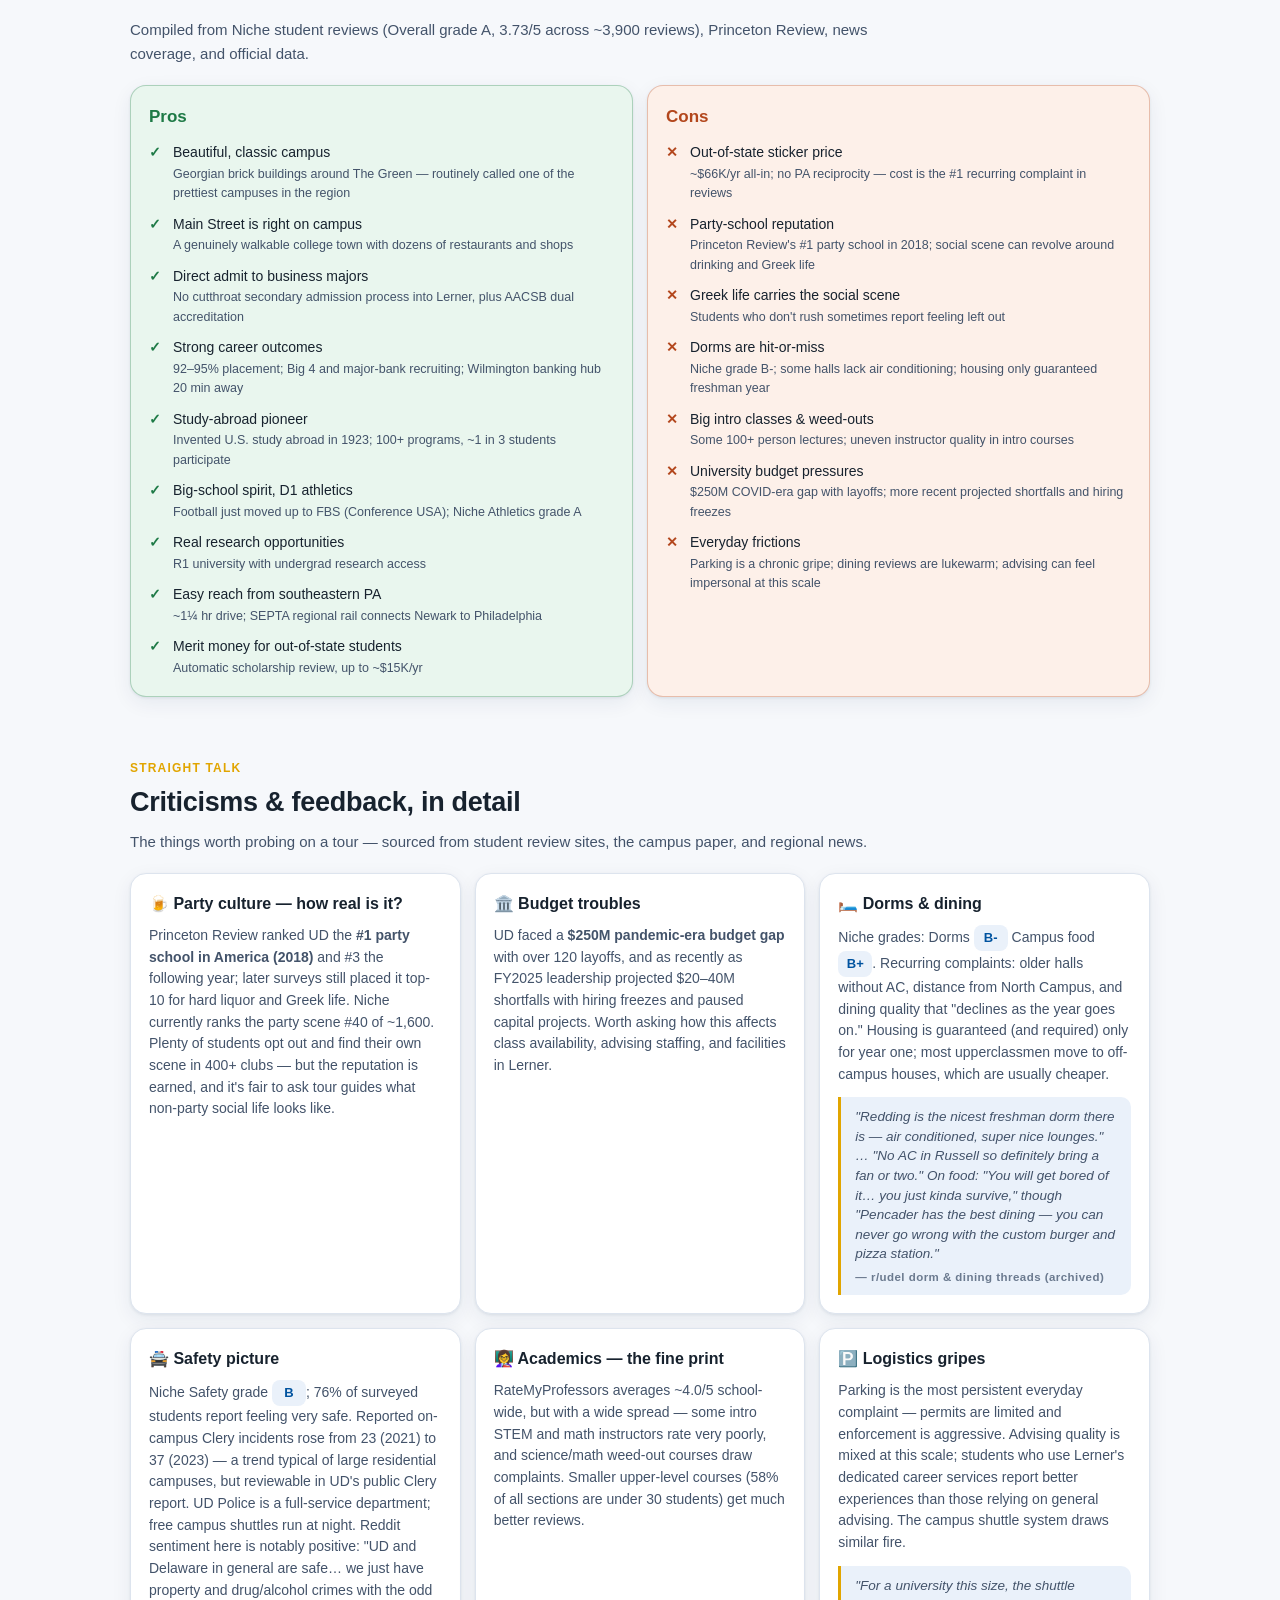
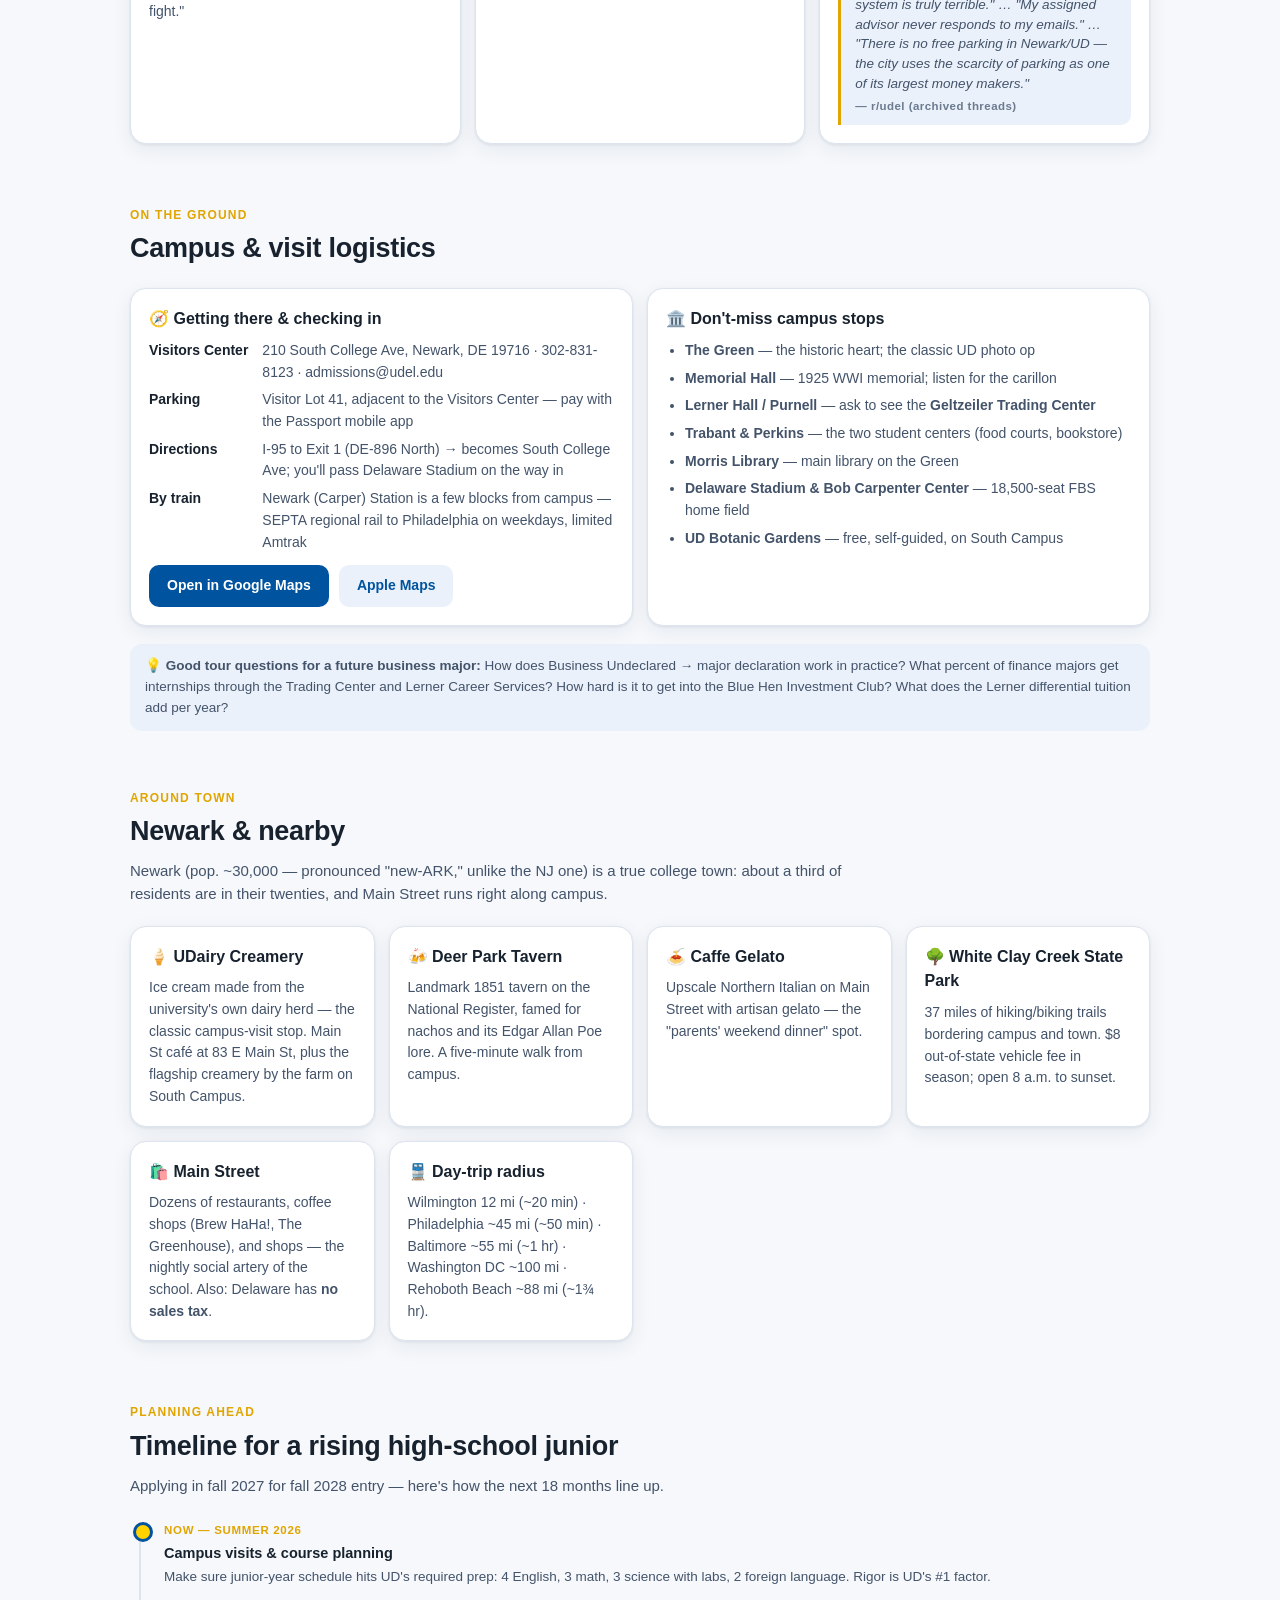
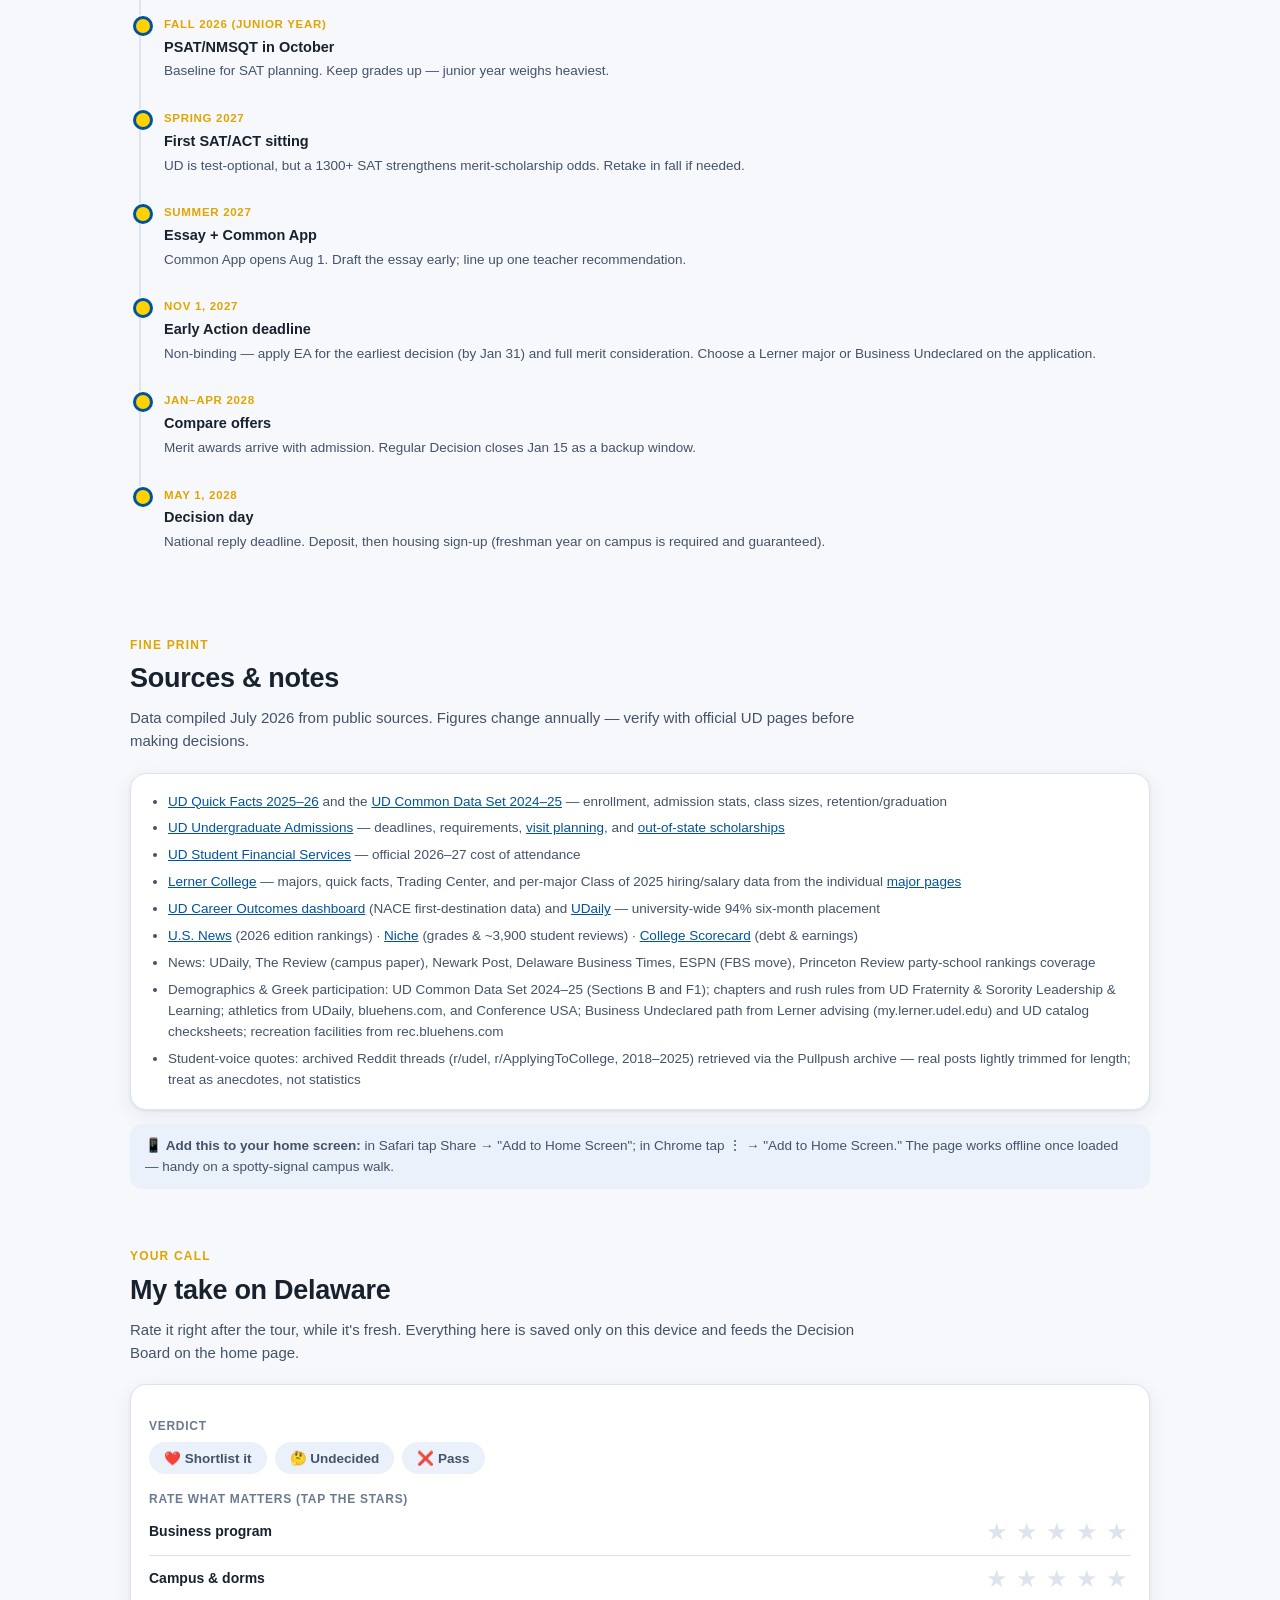
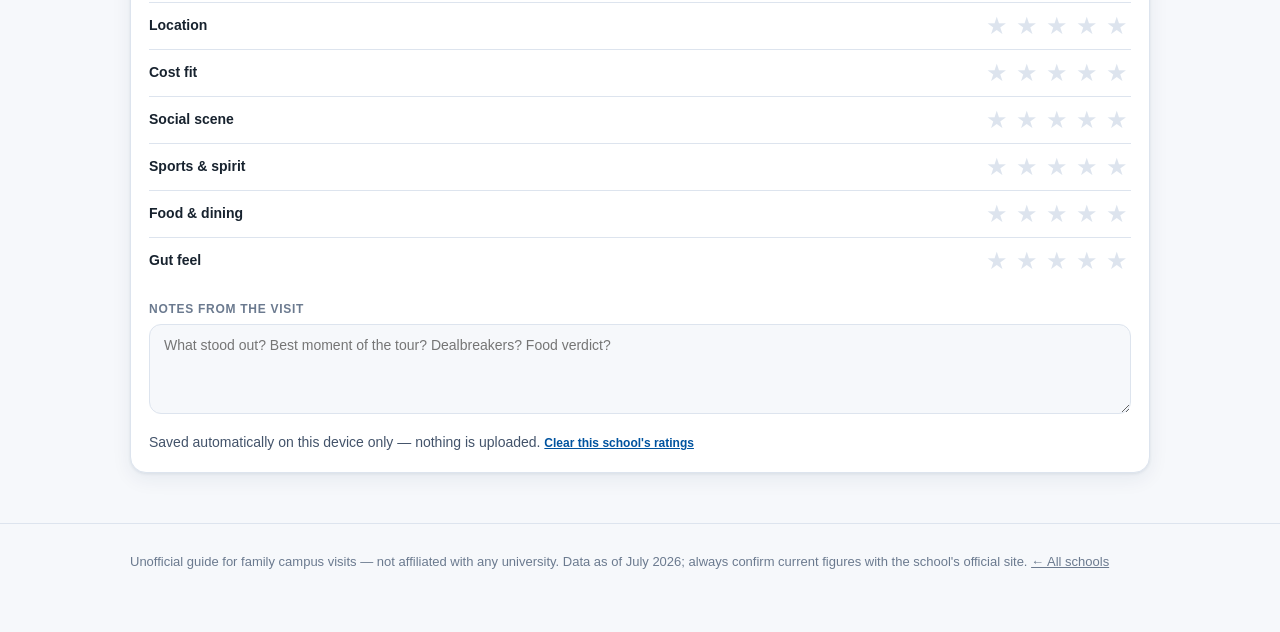
<file: school.html>
<!DOCTYPE html>
<html lang="en">
<head>
<meta charset="UTF-8">
<meta name="viewport" content="width=device-width, initial-scale=1.0, viewport-fit=cover">
<title>College Pilot — College Decision Guide</title>
<meta name="description" content="Stats, costs, business programs, pros &amp; cons, and visit tips — a campus-visit guide.">
<meta name="theme-color" content="#1B2A4A">
<link rel="manifest" href="manifest.webmanifest">
<link rel="stylesheet" href="styles.css">
<link rel="icon" type="image/png" sizes="32x32" href="icons/favicon-32.png">
<link rel="apple-touch-icon" href="icons/apple-touch-icon.png">
<meta name="apple-mobile-web-app-capable" content="yes">
<meta name="mobile-web-app-capable" content="yes">
<meta name="apple-mobile-web-app-status-bar-style" content="black-translucent">
<meta name="apple-mobile-web-app-title" content="College Pilot">
</head>
<body>

<a href="#main" class="skip-link">Skip to content</a>

<header class="site">
  <div class="bar">
    <a href="index.html"><img src="icons/icon-192.png" alt="College Pilot icon"></a>
    <div class="t" id="barTitle">College Pilot<small>Tour · Compare · Decide</small></div>
    <button class="menuBtn" id="menuBtn" aria-label="Open menu" aria-expanded="false" aria-controls="drawer"><span></span><span></span><span></span></button>
  </div>
  <nav class="pills" aria-label="Sections"><ul id="pills"></ul></nav>
</header>

<div class="hero"><div class="wrap" id="heroWrap"></div></div>

<main class="wrap" id="main"></main>

<footer>
  <div class="wrap">
    <p>Unofficial guide for family campus visits — not affiliated with any university. Data as of July 2026; always confirm current figures with the school's official site. <a href="index.html">← All schools</a></p>
  </div>
</footer>

<div class="tip" id="tip" role="tooltip"></div>

<script src="data/delaware.js"></script>
<script src="data/northeastern.js"></script>
<script src="data/fordham.js"></script>
<script src="data/pennstate.js"></script>
<script src="data/pitt.js"></script>
<script src="data/rutgers.js"></script>
<script src="data/ohiostate.js"></script>
<script src="data/michiganstate.js"></script>
<script src="data/indiana.js"></script>
<script src="data/southcarolina.js"></script>
<script src="data/umass.js"></script>
<script src="data/tufts.js"></script>
<script src="data/bu.js"></script>
<script src="app.js"></script>
</body>
</html>
</file>
<file: styles.css>
:root{
  --sat:env(safe-area-inset-top, 0px);
  --sc:#00539F; --sc-dark:#003d75;
  --gold:#FFD200; --gold-ink:#E1A500;
  --bg:#f6f8fb; --surface:#ffffff; --ink:#17222e; --ink-2:#43536a; --ink-3:#6b7a8f;
  --line:#dde4ee; --pro:#1e7a46; --pro-bg:#e9f6ee; --con:#b3471d; --con-bg:#fdf0e9;
  --chip:#eaf1fa; --mark-1:#00539F; --mark-2:#E1A500;
  --hero-grad:linear-gradient(160deg,var(--sc-dark) 0%,var(--sc) 55%,color-mix(in srgb,var(--sc) 82%,white) 100%);
  --hdr:color-mix(in srgb,var(--sc) 96%,black);
  --shadow:0 1px 3px rgba(11,46,82,.08),0 6px 20px rgba(11,46,82,.07);
}
@media (prefers-color-scheme: dark){
  :root:not([data-theme="light"]){
    --bg:#0c1624; --surface:#12233a; --ink:#e8eef6; --ink-2:#b4c2d6; --ink-3:#8496ad;
    --line:#24374f; --pro:#5cc98a; --pro-bg:#12301f; --con:#eb9b72; --con-bg:#38200f;
    --chip:#1a3050; --mark-1:#4D8FD1; --mark-2:#BC8A00; --gold-ink:#e8c34a;
    --hero-grad:linear-gradient(160deg,color-mix(in srgb,var(--sc) 30%,#070e18) 0%,color-mix(in srgb,var(--sc) 55%,#0a1624) 100%);
    --hdr:color-mix(in srgb,var(--sc) 42%,#060d16);
    --shadow:0 1px 3px rgba(0,0,0,.4),0 6px 20px rgba(0,0,0,.3);
  }
}
:root[data-theme="dark"]{
  --bg:#0c1624; --surface:#12233a; --ink:#e8eef6; --ink-2:#b4c2d6; --ink-3:#8496ad;
  --line:#24374f; --pro:#5cc98a; --pro-bg:#12301f; --con:#eb9b72; --con-bg:#38200f;
  --chip:#1a3050; --mark-1:#4D8FD1; --mark-2:#BC8A00; --gold-ink:#e8c34a;
  --hero-grad:linear-gradient(160deg,color-mix(in srgb,var(--sc) 30%,#070e18) 0%,color-mix(in srgb,var(--sc) 55%,#0a1624) 100%);
  --hdr:color-mix(in srgb,var(--sc) 42%,#060d16);
  --shadow:0 1px 3px rgba(0,0,0,.4),0 6px 20px rgba(0,0,0,.3);
}
*{box-sizing:border-box;margin:0;padding:0}
html{scroll-behavior:smooth;scroll-padding-top:calc(110px + var(--sat))}
body{font-family:-apple-system,BlinkMacSystemFont,"Segoe UI",Roboto,Helvetica,Arial,sans-serif;background:var(--bg);color:var(--ink);line-height:1.55;-webkit-font-smoothing:antialiased}
a{color:var(--mark-1)}
.wrap{max-width:1060px;margin:0 auto;padding:0 20px}

/* header / nav */
header.site{position:sticky;top:0;z-index:50;background:var(--hdr);box-shadow:0 2px 10px rgba(0,0,0,.25);padding-top:var(--sat)}
.bar{display:flex;align-items:center;gap:12px;padding:10px 20px;max-width:1060px;margin:0 auto}
.bar img{width:36px;height:36px;border-radius:9px;flex:none}
.bar .t{color:#fff;font-weight:700;font-size:15px;line-height:1.2}
.bar .t small{display:block;color:var(--gold);font-weight:600;font-size:11px;letter-spacing:.06em;text-transform:uppercase}
.bar .t a{color:#fff;text-decoration:none}
nav.pills{overflow-x:auto;-webkit-overflow-scrolling:touch;scrollbar-width:none;background:inherit}
nav.pills::-webkit-scrollbar{display:none}
nav.pills ul{display:flex;gap:6px;list-style:none;padding:0 20px 10px;max-width:1060px;margin:0 auto}
nav.pills a{display:block;white-space:nowrap;padding:6px 13px;border-radius:999px;color:#dbe7f5;text-decoration:none;font-size:13.5px;font-weight:600;border:1px solid rgba(255,255,255,.25)}
nav.pills a.on{background:var(--gold);border-color:var(--gold);color:#1a2433}

/* hero */
.hero{background:var(--hero-grad);color:#fff;padding:44px 0 26px}
.hero h1{font-size:clamp(26px,4.5vw,40px);line-height:1.15;letter-spacing:-.01em}
.hero .sub{color:#dbe7f5;margin-top:10px;max-width:640px;font-size:15.5px}
.hero .loc{display:inline-flex;align-items:center;gap:6px;background:rgba(255,255,255,.14);border-radius:999px;padding:5px 12px;font-size:13px;margin-bottom:14px;color:#eef4fb}
.hero .gold{color:var(--gold);font-weight:700}
.heroStats{display:grid;grid-template-columns:repeat(auto-fit,minmax(150px,1fr));gap:10px;margin-top:24px}
.hs{background:rgba(255,255,255,.10);border:1px solid rgba(255,255,255,.16);border-radius:14px;padding:12px 14px}
.hs b{display:block;font-size:clamp(20px,3vw,26px);color:var(--gold);letter-spacing:-.01em}
.hs span{font-size:12px;color:#e2ebf5;line-height:1.3;display:block;margin-top:2px}
.visitCard{margin-top:22px;background:rgba(255,210,0,.14);border:1px solid rgba(255,210,0,.45);border-radius:14px;padding:12px 16px;font-size:14px;color:#fdf6da}
.visitCard b{color:var(--gold)}

/* sections */
section{padding:38px 0 6px}
h2{font-size:clamp(21px,3vw,27px);letter-spacing:-.01em;margin-bottom:6px}
.kicker{font-size:12px;font-weight:700;letter-spacing:.1em;text-transform:uppercase;color:var(--gold-ink);margin-bottom:4px}
.lead{color:var(--ink-2);max-width:760px;margin-bottom:20px;font-size:15px}
.cards{display:grid;gap:14px;margin:18px 0}
.g2{grid-template-columns:repeat(auto-fit,minmax(290px,1fr))}
.g3{grid-template-columns:repeat(auto-fit,minmax(230px,1fr))}
.g4{grid-template-columns:repeat(auto-fit,minmax(170px,1fr))}
.card{background:var(--surface);border:1px solid var(--line);border-radius:16px;padding:18px;box-shadow:var(--shadow)}
.card h3{font-size:16px;margin-bottom:8px;display:flex;align-items:center;gap:8px}
.card p{font-size:14px;color:var(--ink-2)}
.card ul{padding-left:19px;font-size:14px;color:var(--ink-2);display:grid;gap:6px}
.tile{background:var(--surface);border:1px solid var(--line);border-radius:16px;padding:16px;box-shadow:var(--shadow)}
.tile b{display:block;font-size:clamp(22px,3vw,28px);color:var(--mark-1);letter-spacing:-.02em}
.tile span{font-size:12.5px;color:var(--ink-3);display:block;margin-top:3px;line-height:1.35}
.note{background:var(--chip);border-radius:12px;padding:12px 15px;font-size:13.5px;color:var(--ink-2);margin:14px 0}
.chips{display:flex;flex-wrap:wrap;gap:8px;margin:10px 0}
.chip{background:var(--chip);color:var(--ink-2);border-radius:999px;padding:5px 12px;font-size:13px;font-weight:600}
table{width:100%;border-collapse:collapse;font-size:14px}
th{text-align:left;font-size:12px;text-transform:uppercase;letter-spacing:.05em;color:var(--ink-3);padding:8px 10px;border-bottom:2px solid var(--line)}
td{padding:9px 10px;border-bottom:1px solid var(--line);color:var(--ink-2);vertical-align:top}
td:first-child{color:var(--ink);font-weight:600}
.tscroll{overflow-x:auto}
.src{font-size:12px;color:var(--ink-3);margin-top:10px}

/* chart */
.chart{background:var(--surface);border:1px solid var(--line);border-radius:16px;padding:18px;box-shadow:var(--shadow)}
.chart h3{font-size:16px}
.chart .sub{font-size:13px;color:var(--ink-3);margin-bottom:16px}
.crow{margin:14px 0 20px}
.crow .lbl{display:flex;justify-content:space-between;font-size:13.5px;font-weight:600;margin-bottom:6px}
.crow .lbl .tot{color:var(--mark-1)}
.bar-h{display:flex;height:34px;border-radius:6px;overflow:hidden;background:var(--bg);gap:2px}
.seg{position:relative;display:flex;align-items:center;justify-content:center;color:#fff;font-size:12px;font-weight:700;min-width:0;cursor:default;transition:filter .15s}
.seg:hover{filter:brightness(1.12)}
.seg.s1{background:var(--mark-1)}
.seg.s2{background:var(--mark-2);color:#241b00}
.seg.s3{background:var(--ink-3)}
.seg i{font-style:normal;overflow:hidden;text-overflow:ellipsis;white-space:nowrap;padding:0 6px}
.legend{display:flex;flex-wrap:wrap;gap:16px;font-size:13px;color:var(--ink-2);margin-top:4px}
.legend b{display:inline-block;width:11px;height:11px;border-radius:3px;margin-right:6px;vertical-align:-1px}
.tip{position:fixed;z-index:99;background:var(--ink);color:var(--bg);padding:6px 10px;border-radius:8px;font-size:12.5px;pointer-events:none;opacity:0;transition:opacity .1s;white-space:nowrap;box-shadow:var(--shadow)}
@media (prefers-color-scheme: dark){:root:not([data-theme="light"]) .tip{background:#e8eef6;color:#0c1624}}
:root[data-theme="dark"] .tip{background:#e8eef6;color:#0c1624}

/* reddit quotes + thin demographic bars */
.rq{border-left:3px solid var(--gold-ink);background:var(--chip);padding:10px 14px;border-radius:0 10px 10px 0;font-size:13.5px;color:var(--ink-2);font-style:italic;margin:12px 0 0;line-height:1.45}
.rq b{font-style:normal;font-weight:700;color:var(--ink-3);font-size:11.5px;display:block;margin-top:5px;letter-spacing:.04em}
.bar-h.thin{height:24px}
.bar-h.thin .seg{font-size:11.5px}
.crow.tight{margin:9px 0 13px}

/* pros cons */
.pc{border-radius:16px;padding:18px;border:1px solid var(--line);box-shadow:var(--shadow)}
.pc.pros{background:var(--pro-bg);border-color:color-mix(in srgb,var(--pro) 30%,transparent)}
.pc.cons{background:var(--con-bg);border-color:color-mix(in srgb,var(--con) 30%,transparent)}
.pc h3{font-size:17px;margin-bottom:12px}
.pc.pros h3{color:var(--pro)}.pc.cons h3{color:var(--con)}
.pc ul{list-style:none;display:grid;gap:10px;font-size:14px;color:var(--ink)}
.pc li{padding-left:24px;position:relative}
.pc li::before{position:absolute;left:0;top:0;font-weight:800}
.pc.pros li::before{content:"✓";color:var(--pro)}
.pc.cons li::before{content:"✕";color:var(--con)}
.pc li small{display:block;color:var(--ink-2);font-size:12.5px;margin-top:1px}

/* timeline */
.tl{list-style:none;display:grid;gap:0;margin:16px 0}
.tl li{position:relative;padding:0 0 22px 34px}
.tl li::before{content:"";position:absolute;left:9px;top:6px;bottom:-4px;width:2px;background:var(--line)}
.tl li:last-child::before{display:none}
.tl li::after{content:"";position:absolute;left:3px;top:5px;width:14px;height:14px;border-radius:50%;background:var(--gold);border:3px solid var(--sc)}
@media (prefers-color-scheme: dark){:root:not([data-theme="light"]) .tl li::after{border-color:var(--mark-1)}}
:root[data-theme="dark"] .tl li::after{border-color:var(--mark-1)}
.tl b{display:block;font-size:14.5px}
.tl span{font-size:13.5px;color:var(--ink-2)}
.tl .when{font-size:11.5px;font-weight:700;letter-spacing:.06em;text-transform:uppercase;color:var(--gold-ink)}

/* map / footer */
.mapbtns{display:flex;flex-wrap:wrap;gap:10px;margin-top:12px}
.btn{display:inline-block;background:var(--sc);color:#fff;text-decoration:none;font-weight:700;font-size:14px;padding:10px 18px;border-radius:10px}
.btn.alt{background:var(--chip);color:var(--mark-1)}
footer{margin-top:44px;padding:28px 0 60px;border-top:1px solid var(--line);font-size:13px;color:var(--ink-3)}
footer a{color:var(--ink-3)}
.grade{display:inline-flex;align-items:center;justify-content:center;min-width:34px;height:26px;border-radius:8px;background:var(--chip);color:var(--mark-1);font-weight:800;font-size:13px;padding:0 6px}
.dl{display:grid;grid-template-columns:auto 1fr;gap:6px 14px;font-size:14px}
.dl dt{font-weight:700;color:var(--ink)}
.dl dd{color:var(--ink-2)}
@media (max-width:520px){.dl{grid-template-columns:1fr}.dl dt{margin-top:6px}}

/* hamburger + drawer */
.menuBtn{margin-left:auto;flex:none;background:rgba(255,255,255,.12);border:1px solid rgba(255,255,255,.28);border-radius:10px;width:40px;height:40px;display:flex;flex-direction:column;gap:4px;align-items:center;justify-content:center;cursor:pointer}
.menuBtn span{display:block;width:18px;height:2px;background:#fff;border-radius:2px}
.backdrop{position:fixed;inset:0;background:rgba(8,16,28,.55);z-index:60;opacity:0;transition:opacity .2s}
.backdrop.open{opacity:1}
.drawer{position:fixed;top:0;right:0;bottom:0;width:min(330px,88vw);background:var(--surface);z-index:61;transform:translateX(102%);transition:transform .22s ease;box-shadow:-8px 0 30px rgba(0,0,0,.3);display:flex;flex-direction:column;padding:calc(14px + var(--sat)) 14px calc(14px + env(safe-area-inset-bottom,0px));overflow-y:auto;overscroll-behavior:contain}
.drawer.open{transform:none}
.dhead{display:flex;justify-content:space-between;align-items:center;font-weight:800;font-size:16px;padding:4px 8px 12px;color:var(--ink)}
.dclose{background:var(--chip);border:0;border-radius:8px;width:34px;height:34px;font-size:14px;color:var(--ink-2);cursor:pointer;font-family:inherit}
.ditem{display:flex;gap:12px;align-items:flex-start;width:100%;text-align:left;background:none;border:0;padding:11px 8px;border-radius:10px;font-size:14.5px;font-weight:600;color:var(--ink);text-decoration:none;cursor:pointer;font-family:inherit;line-height:1.35}
.ditem:hover{background:var(--chip)}
.ditem small{display:block;font-weight:500;color:var(--ink-3);font-size:12px;margin-top:2px}
.ditem .em{flex:none;font-size:17px;line-height:1.2}
.ditem.now{background:var(--chip)}
.drawer hr{border:0;border-top:1px solid var(--line);margin:8px 0}
.dver{margin-top:auto;padding:16px 8px 6px;font-size:12px;color:var(--ink-3)}

/* ===== hub (College Tours home) ===== */
.schoolGrid{display:grid;gap:16px;grid-template-columns:repeat(auto-fit,minmax(290px,1fr));margin:18px 0}
.scard{display:block;background:var(--surface);border:1px solid var(--line);border-radius:18px;box-shadow:var(--shadow);text-decoration:none;color:var(--ink);overflow:hidden;transition:transform .12s ease,box-shadow .12s ease}
.scard:hover{transform:translateY(-2px);box-shadow:0 4px 8px rgba(11,46,82,.1),0 12px 30px rgba(11,46,82,.12)}
.scard .stripe{height:9px;background:var(--stripe,#00539F)}
.scard .body{padding:16px 18px 18px}
.scard h3{font-size:17.5px;letter-spacing:-.01em}
.scard .cty{font-size:12.5px;color:var(--ink-3);font-weight:600;margin:1px 0 8px}
.scard .blurb{font-size:13.5px;color:var(--ink-2);margin-bottom:12px;line-height:1.45}
.scard .mini{display:grid;grid-template-columns:1fr 1fr;gap:8px}
.scard .mini div{background:var(--chip);border-radius:10px;padding:7px 10px}
.scard .mini b{display:block;font-size:15px;color:var(--stripe-ink,var(--mark-1))}
.scard .mini span{font-size:10.5px;color:var(--ink-3);letter-spacing:.02em;text-transform:uppercase;font-weight:700}
.scard .go{margin-top:12px;font-size:13.5px;font-weight:700;color:var(--stripe-ink,var(--mark-1))}
/* aid estimator */
.aidChips{display:flex;flex-wrap:wrap;gap:8px;margin:6px 0 4px}
.aidChips button{background:var(--chip);border:1.5px solid transparent;border-radius:999px;padding:7px 14px;font-size:13.5px;font-weight:700;color:var(--ink-2);cursor:pointer;font-family:inherit}
.aidChips button.on{background:var(--gold);color:#1a2433;border-color:var(--gold)}
.aidLbl{font-size:12px;font-weight:800;letter-spacing:.06em;text-transform:uppercase;color:var(--ink-3);margin-top:14px}
.aidRows{display:grid;gap:10px;margin-top:16px}
.aidRow{display:flex;align-items:center;gap:12px;padding:12px 14px;border:1px solid var(--line);border-radius:14px;background:var(--surface);box-shadow:var(--shadow)}
.aidRow .dot{width:9px;align-self:stretch;border-radius:5px;flex:none}
.aidRow .nm{font-weight:700;font-size:14.5px;min-width:0}
.aidRow .nm .badge{margin-top:4px}
.aidRow .nm small.why{display:block;font-weight:500;color:var(--ink-2);font-size:12.5px;margin-top:4px;line-height:1.4}
.aidRow .amt{margin-left:auto;text-align:right;flex:none;padding-left:8px}
.aidRow .amt b{display:block;font-weight:800;color:var(--mark-1);font-size:16.5px;white-space:nowrap}
.aidRow .amt small{color:var(--ink-3);font-size:10.5px;letter-spacing:.03em;text-transform:uppercase;font-weight:700}
.badge{font-size:10.5px;font-weight:800;letter-spacing:.04em;border-radius:6px;padding:2px 7px;display:inline-block}
.badge.f{background:var(--pro-bg);color:var(--pro)}
.badge.c{background:var(--con-bg);color:var(--con)}

/* ratings */
.rateRow{display:flex;align-items:center;justify-content:space-between;gap:12px;padding:9px 0;border-bottom:1px solid var(--line);font-size:14px;font-weight:600}
.rateRow:last-child{border-bottom:0}
.stars{display:flex;gap:2px}
.stars button{background:none;border:0;font-size:24px;line-height:1;color:var(--line);cursor:pointer;padding:2px 3px;font-family:inherit;transition:transform .08s}
.stars button.on{color:var(--gold-ink)}
.stars button:active{transform:scale(1.25)}
.rateNote{width:100%;background:var(--bg);border:1px solid var(--line);border-radius:12px;padding:12px 14px;font-family:inherit;font-size:14px;color:var(--ink);resize:vertical;margin-top:6px}
.rateNote:focus{outline:2px solid var(--sc);outline-offset:1px}
.linkBtn{background:none;border:0;color:var(--mark-1);font-family:inherit;font-size:12px;font-weight:700;cursor:pointer;text-decoration:underline;padding:0}

/* dark mode: school-brand text colors lightened for contrast on dark cards */
@media (prefers-color-scheme: dark){
  :root:not([data-theme="light"]) .scard .mini b,
  :root:not([data-theme="light"]) .scard .go{color:color-mix(in srgb,var(--stripe,#4D8FD1) 40%,#d3e2f6)}
}
:root[data-theme="dark"] .scard .mini b,
:root[data-theme="dark"] .scard .go{color:color-mix(in srgb,var(--stripe,#4D8FD1) 40%,#d3e2f6)}

.cmp th:first-child{position:sticky;left:0;background:var(--surface)}
.cmp td:first-child{position:sticky;left:0;background:var(--surface);min-width:130px}
.cmp th{min-width:128px}

/* ===== a11y ===== */
.skip-link{position:absolute;left:-999px;top:-999px;width:1px;height:1px;overflow:hidden;background:var(--surface);color:var(--ink);padding:10px 16px;border-radius:8px;box-shadow:var(--shadow);z-index:100}
.skip-link:focus{left:12px;top:calc(12px + var(--sat));width:auto;height:auto;outline:2px solid var(--sc);outline-offset:2px}
@media (prefers-reduced-motion: reduce){
  html{scroll-behavior:auto}
  .drawer,.backdrop{transition:none}
}

/* ===== backup ===== */
#boardBackup{gap:10px}
#boardBackup .btn{font-family:inherit;font-size:13.5px;border:0;cursor:pointer}
#boardBackup label.btn{display:inline-block}

/* ===== filters ===== */
.vh{position:absolute;width:1px;height:1px;padding:0;margin:-1px;overflow:hidden;clip:rect(0,0,0,0);white-space:nowrap;border:0}
.schoolFilters{margin:18px 0 -2px}
.filterSearch{position:relative;margin-bottom:12px}
.filterSearch input{width:100%;background:var(--bg);border:1px solid var(--line);border-radius:12px;padding:11px 40px 11px 14px;font-family:inherit;font-size:14px;color:var(--ink);box-sizing:border-box}
.filterSearch input:focus{outline:2px solid var(--sc,var(--mark-1));outline-offset:1px}
.filterSearch input::-webkit-search-cancel-button{display:none}
.filterSearch button{position:absolute;top:50%;right:6px;transform:translateY(-50%);background:var(--chip);border:0;border-radius:8px;width:28px;height:28px;color:var(--ink-2);cursor:pointer;font-family:inherit;font-size:13px}
.schoolFilters .aidChips{margin-bottom:10px}
#schoolFilterCount{margin:2px 0 0}
#schoolGridEmpty{text-align:center}

/* ===== compare ===== */
.cmp-corner{background:var(--surface)}
.cmp thead th{position:sticky;top:0;background:var(--surface);z-index:2}
.cmp th:first-child{z-index:3}
.cmp td:first-child{z-index:1}
.cmp th[data-col]{cursor:pointer;-webkit-tap-highlight-color:transparent}
.cmp th[data-col]:focus-visible{outline:2px solid var(--sc);outline-offset:-2px;border-radius:4px}
.cmp [data-col].cmp-active{background:var(--chip)}
.cmp td.cmp-best{background:var(--pro-bg);color:var(--pro);font-weight:700}
.cmp td.cmp-best::before{content:'★ ';font-size:11px}
.cmp td.cmp-best.cmp-active{background:color-mix(in srgb,var(--pro-bg) 60%,var(--chip))}

/* ===== focus visibility ===== */
/* The a11y pass made the drawer, star rows and chips keyboard-operable; without
   a visible ring, a keyboard user can operate them but cannot see where they are. */
.ditem:focus-visible,
.stars button:focus-visible,
.aidChips button:focus-visible,
.linkBtn:focus-visible,
nav.pills a:focus-visible,
.scard:focus-visible{outline:2px solid var(--gold);outline-offset:2px;border-radius:8px}
.drawer .ditem:focus-visible{outline-offset:-2px}
@media (prefers-reduced-motion: reduce){
  .stars button{transition:none}
  .stars button:active{transform:none}
  .seg{transition:none}
  nav.pills{scroll-behavior:auto}
}

/* ===== weights ===== */
#boardWeights{margin:14px 0}
#boardWeights summary{cursor:pointer;font-weight:800;font-size:14px;display:flex;align-items:center;gap:8px}
#boardWeights[open] summary{margin-bottom:6px}
#boardWeightRows .rateRow .aidChips{justify-content:flex-end}
#boardWeightRows .rateRow .aidChips button{padding:6px 11px;font-size:12.5px}
/* ===== offline ===== */
.cp-offline{position:fixed;left:12px;bottom:calc(12px + env(safe-area-inset-bottom,0px));z-index:90;background:var(--surface);color:var(--ink-2);border:1px solid var(--line);box-shadow:var(--shadow);border-radius:999px;padding:6px 12px;font-size:12.5px;font-weight:600;pointer-events:none}
.cp-update-toast{position:fixed;left:12px;right:12px;bottom:calc(12px + env(safe-area-inset-bottom,0px));margin:0 auto;max-width:420px;z-index:91;display:flex;align-items:center;gap:10px;background:var(--surface);color:var(--ink);border:1px solid var(--line);box-shadow:var(--shadow);border-radius:14px;padding:10px 10px 10px 14px;font-size:13.5px}
.cp-update-toast span{flex:1}
.cp-update-btn{font-family:inherit;font-size:13px;font-weight:700;color:#fff;background:var(--sc);border:0;border-radius:10px;padding:8px 12px;cursor:pointer;white-space:nowrap}
.cp-update-dismiss{font-family:inherit;font-size:13px;line-height:1;color:var(--ink-2);background:var(--chip);border:0;border-radius:8px;width:28px;height:28px;cursor:pointer;flex:0 0 auto}
.cp-update-btn:focus-visible,
.cp-update-dismiss:focus-visible{outline:2px solid var(--gold);outline-offset:2px}
@media (prefers-reduced-motion: reduce){
  .cp-offline,.cp-update-toast{transition:none}
}
</file>
